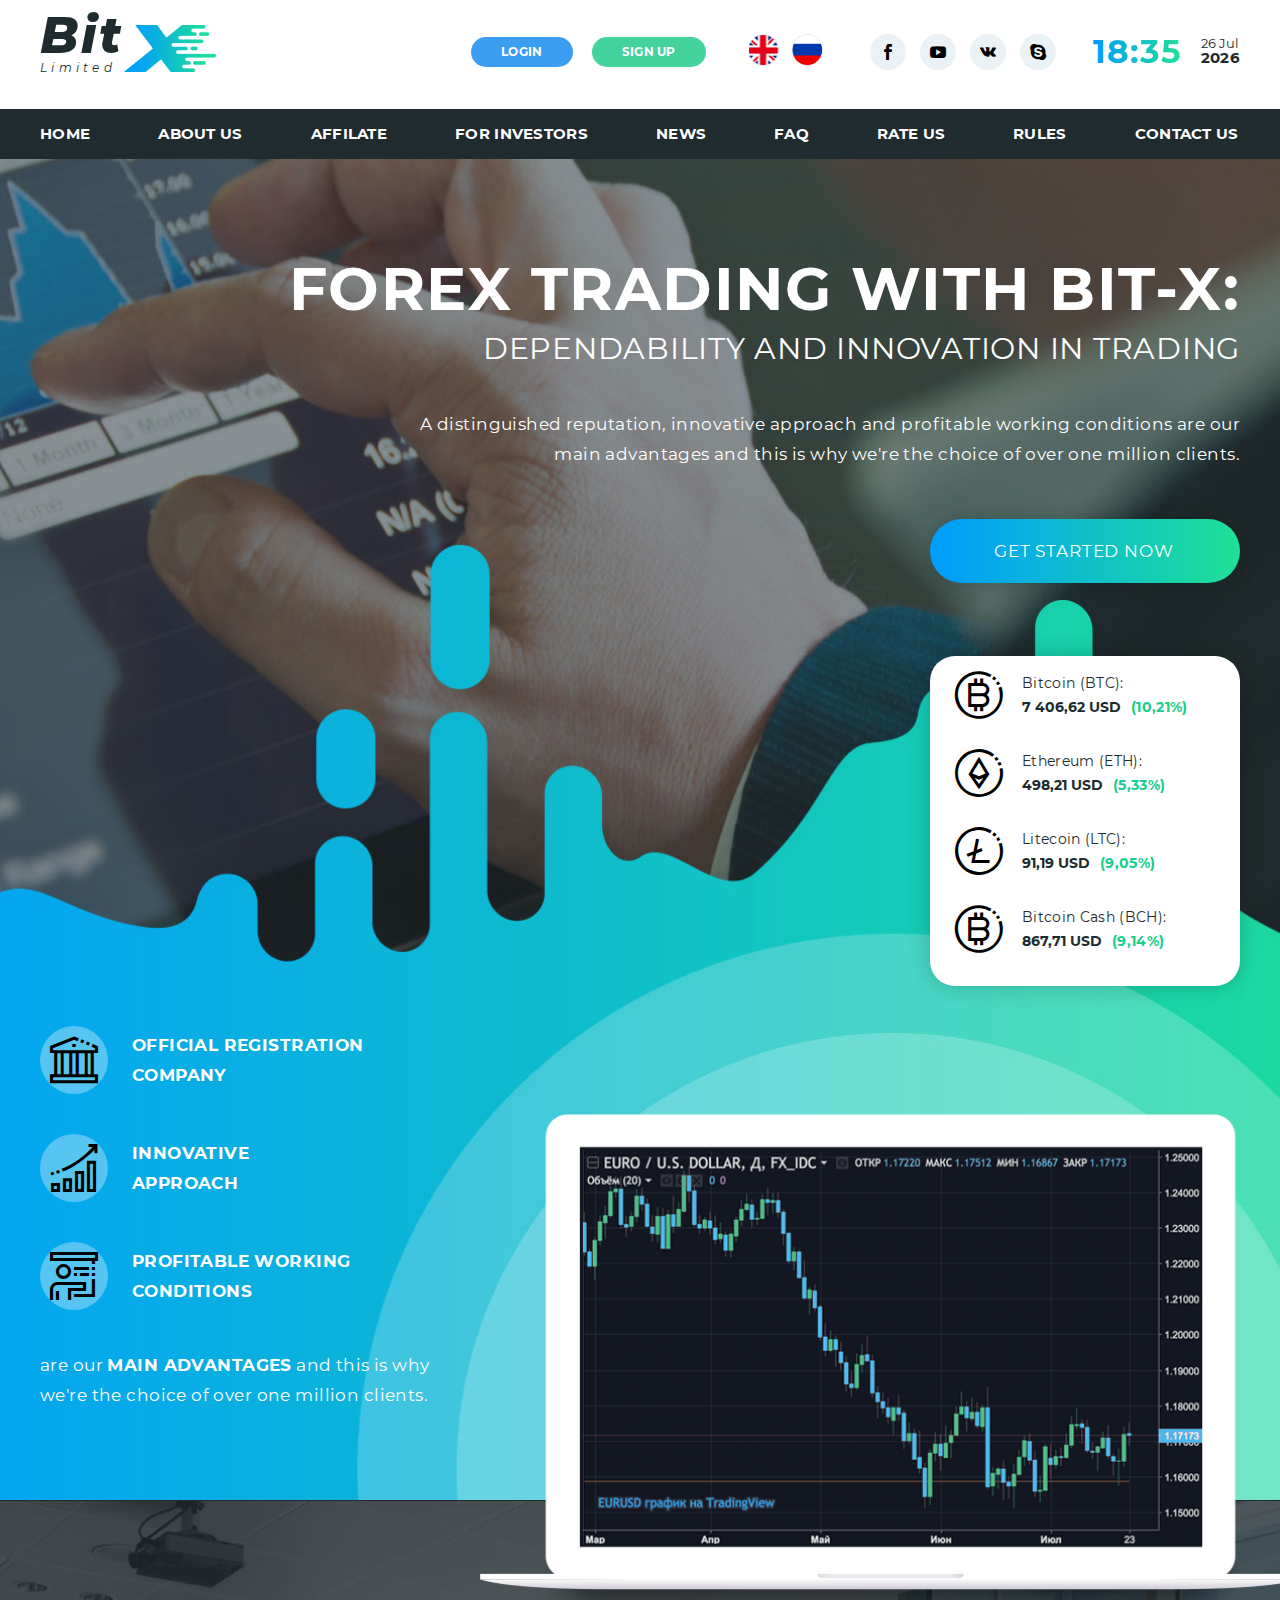
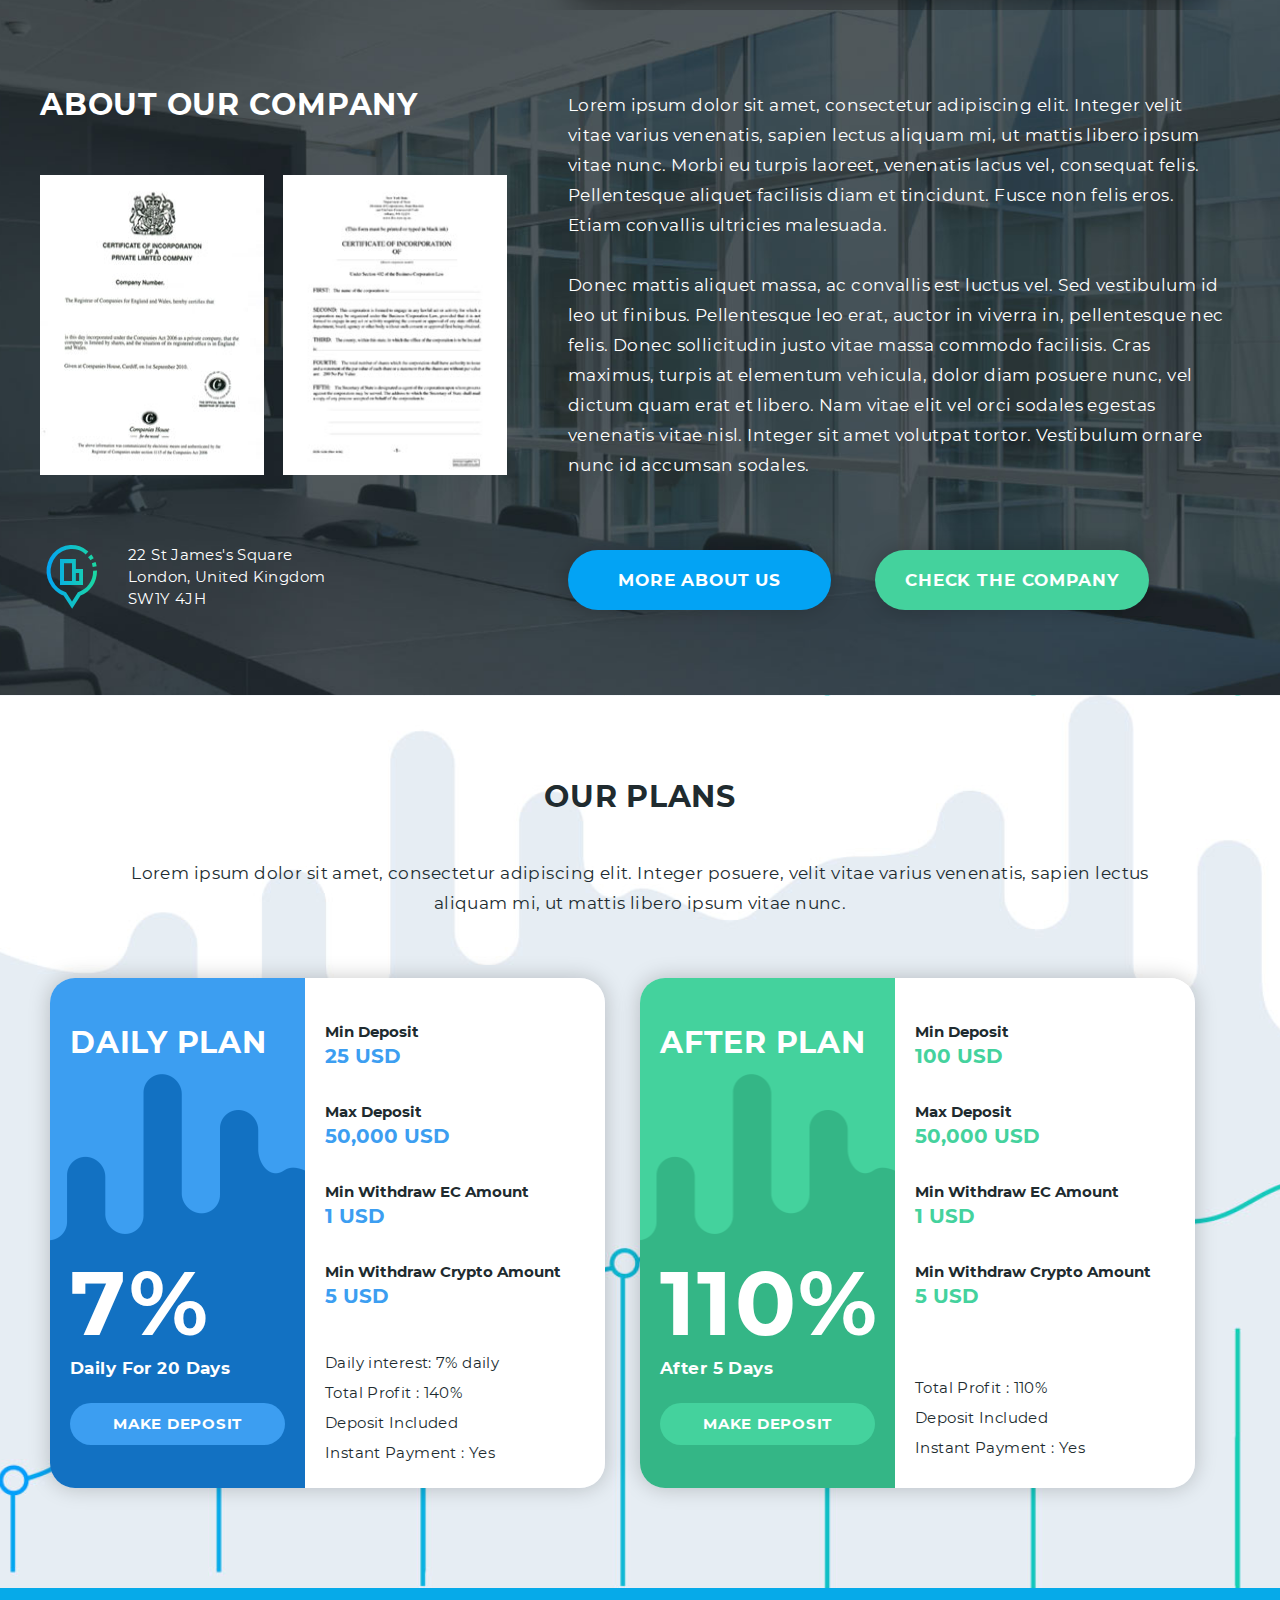
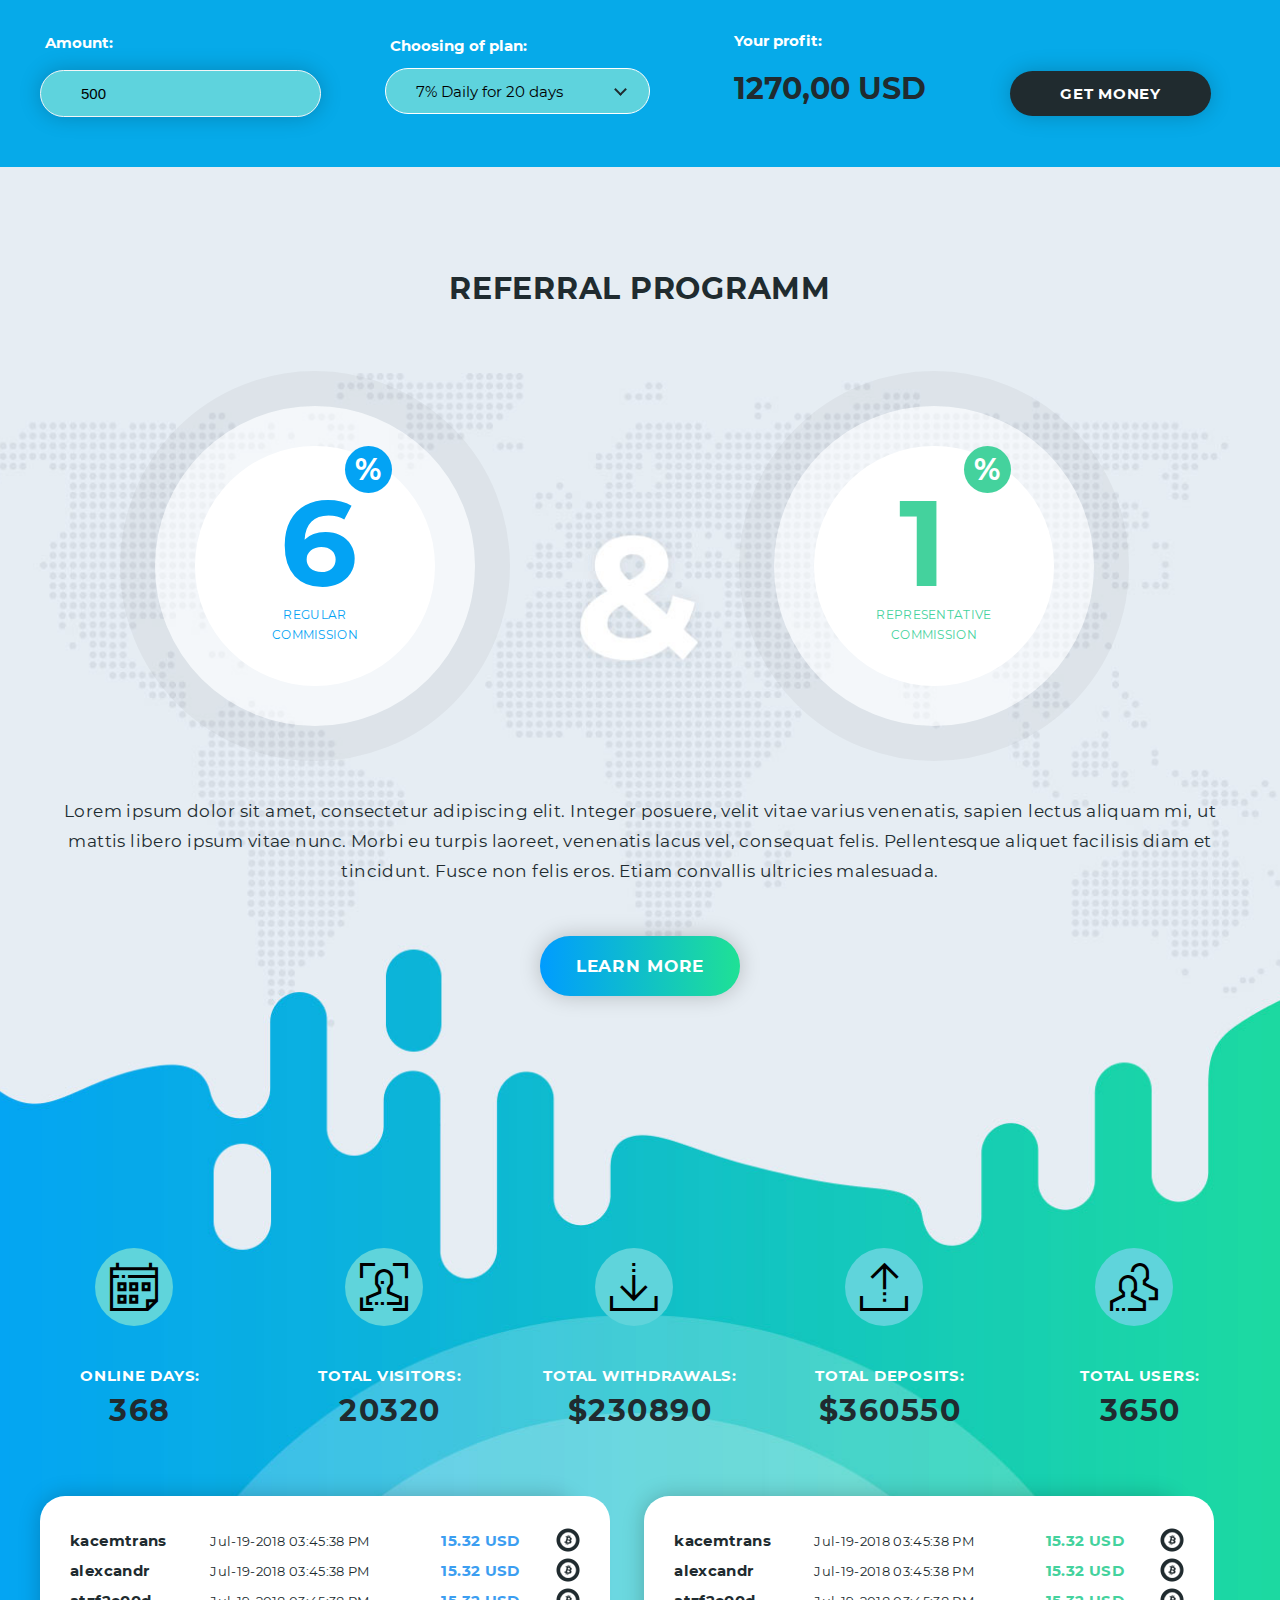
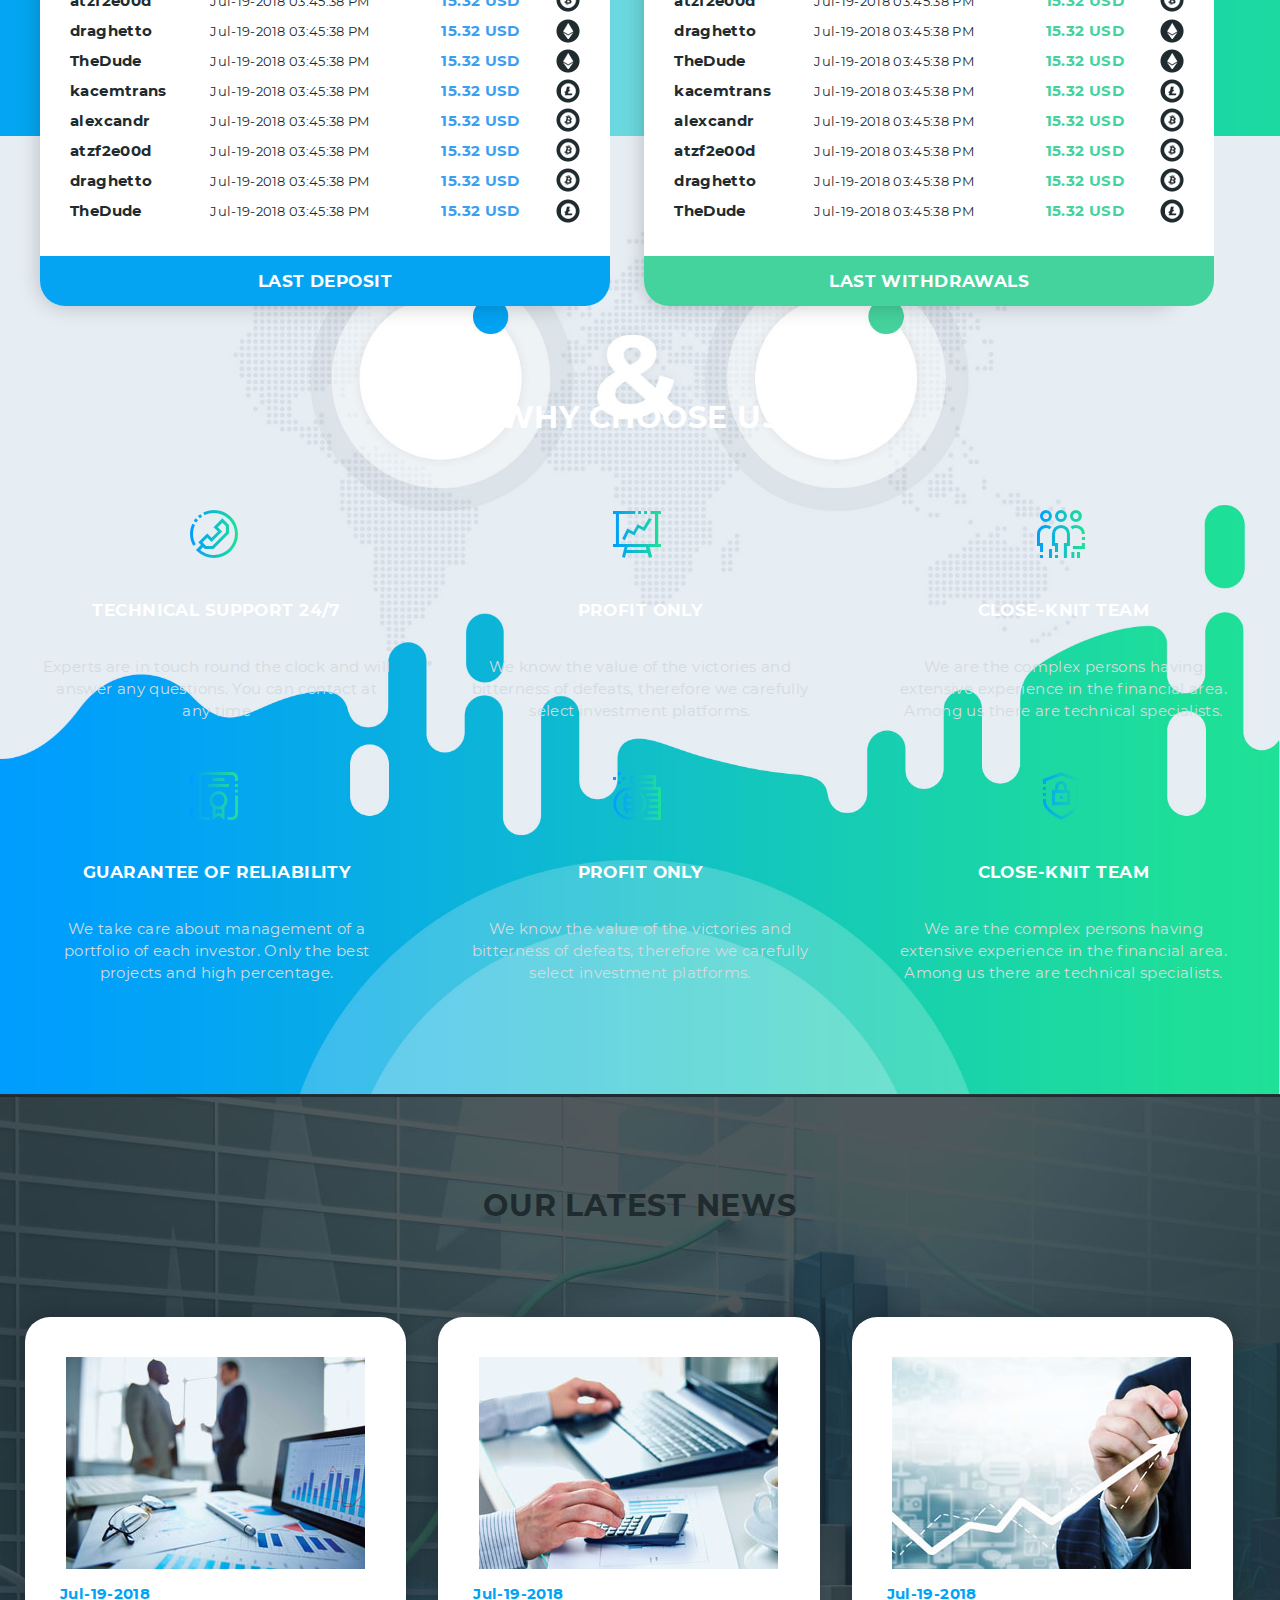
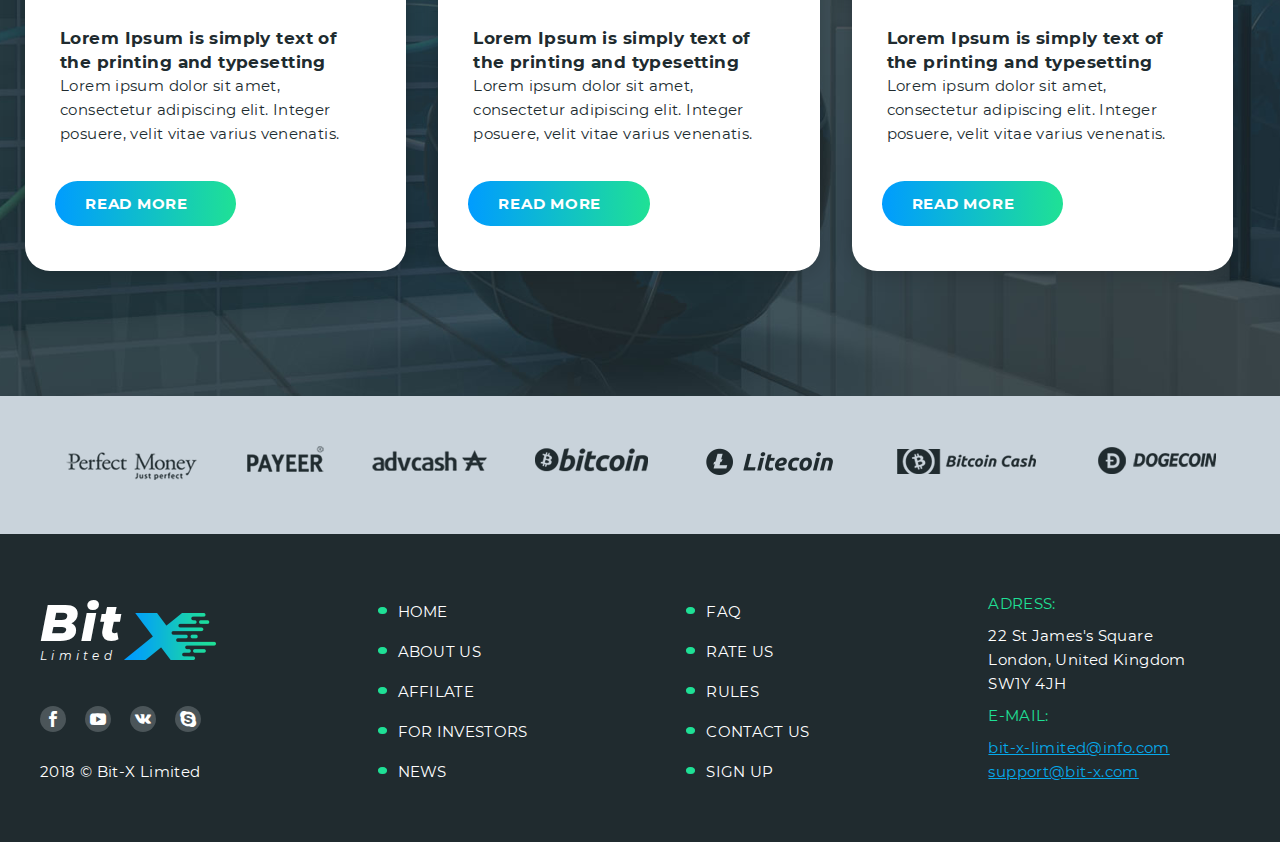
<file: main.html>
<!DOCTYPE html>
<html lang="en">
<head>
    <meta charset="UTF-8">
    <meta name="viewport" content="width=device-width, initial-scale=1.0">
    <title>Main</title>

    <link rel="stylesheet" href="fonts/stylesheet.css">
    <link rel="stylesheet" href="fonts/icomoon/style.css">
    <link rel="stylesheet" href="css/selectric.css">
    <link rel="stylesheet" href="css/style.css">
    <link rel="stylesheet" href="css/responsive.css">
    <script type="text/javascript" src="js/jquery-3.3.1.min.js"></script>
    <script type="text/javascript" src="js/jquery.selectric.min.js"></script>
    <script type="text/javascript" src="js/script.js"></script>
</head>
<body>
<div class="bodyWrap">
    <header>

        <div class="topline">
            <div class="container">
                <div class="headWrap">
                    <div class="logo clear invisLink">
                        <div class="text">
                            <span>Bit</span>
                            <span>Limited</span>
                        </div>
                        <span class="img" style="background-image: url(img/png/logo.png)"></span>
                        <a href="#">Main</a>
                    </div>
                    <div class="subscribe">
                        <a href="#" class="btnColor1">login</a>
                        <a href="#" class="btnColor2">sign up</a>
                    </div>
                    <div class="languages">
                        <a href="#" class="img" style="background-image: url(img/png/lang1.png);"></a>
                        <a href="#" class="img" style="background-image: url(img/png/lang2.png);"></a>
                    </div>
                    <div class="social">
                        <a href="#" class="icon-21"></a>
                        <a href="#" class="icon-20"></a>
                        <a href="#" class="icon-19"></a>
                        <a href="#" class="icon-18"></a>
                    </div>
                    <div class="date clear">
                        <span class="clock grad" id="time">20:47</span>
                        <div class="day" >
                            <span class="date" id="date">05 Jun</span>
                            <span class="year" id="year">2018</span>
                        </div>
                    </div>
                </div>
            </div>
        </div>

        <div class="menu">
            <div class="container">
                <a href="#" class="home">HOME</a>
                <a href="#">ABOUT US</a>
                <a href="#">AFFILATE</a>
                <a href="#">FOR INVESTORS</a>
                <a href="#">NEWS</a>
                <a href="#">FAQ</a>
                <a href="#">RATE US</a>
                <a href="#">RULES</a>
                <a href="#">CONTACT US</a>
                <div class="menu1">
                    <select name="menu1" id="menu1">
                        <option value="1">HOME</option>
                        <option value="2">ABOUT US</option>
                        <option value="3">AFFILATE</option>
                        <option value="4">FOR INVESTORS</option>
                        <option value="5">NEWS</option>
                        <option value="6">FAQ</option>
                        <option value="7">RATE US</option>
                        <option value="8">RULES</option>
                        <option value="9">CONTACT US</option>
                    </select>
                </div>
            </div>
        </div>
    </header>
    <div class="content">
        <div class="start" style="background-image: url(img/jpg/fond1.jpg)">
            <div class="container">
                <div class="caption">
                    <span class="captionLight">Forex trading with Bit-X:</span>
                    <p>dependability and innovation in trading</p>
                </div>
                <div class="wrapper clear">
                    <div class="getStarted">
                        <p class="textBlockLight">A distinguished reputation, innovative approach and profitable working
                            conditions are our <br> main advantages and this is why we're the choice of over one million
                            clients.</p>
                        <a href="#" class="btnGrad1">get started now</a>
                    </div>
                    <ul class="currency">
                        <li>
                            <span class="icon-6"></span>
                            <div class="text">
                                <span>Bitcoin (BTC):</span>
                                <span>7 406,62 USD<span>(10,21%)</span></span>

                            </div>
                        </li>
                        <li>
                            <span class="icon-7"></span>
                            <div class="text">
                                <span>Ethereum (ETH):</span>
                                <span>498,21 USD<span>(5,33%)</span></span>

                            </div>
                        </li>
                        <li>
                            <span class="icon-8"></span>
                            <div class="text">
                                <span>Litecoin (LTC):</span>
                                <span>91,19 USD<span>(9,05%)</span></span>

                            </div>
                        </li>
                        <li>
                            <span class="icon-6"></span>
                            <div class="text">
                                <span>Bitcoin Cash (BCH):</span>
                                <span>867,71 USD<span>(9,14%)</span></span>

                            </div>
                        </li>
                    </ul>
                    <div class="advantages">
                        <ul class="list">
                            <li>
                                <span class="icon-15"></span>
                                <span>OFFICIAL REGISTRATION <br>COMPANY</span></li>
                            <li>
                                <span class="icon-17"></span>
                                <span>innovative <br>approach</span></li>
                            <li>
                                <span class="icon-16"></span>
                                <span>profitable working <br>conditions</span></li>
                        </ul>
                        <p class="textBlockLight">are our <span>main advantages</span> and this is why <br> we're the
                            choice
                            of
                            over one million clients.</p>
                    </div>
                    <div class="graph">
                        <div class="img" style="background-image: url(img/png/graph.png)"></div>
                    </div>
                </div>
            </div>
        </div>
        <div class="aboutCompany clear" style="background-image: url(img/jpg/fond2.jpg);">
            <div class="container">
                <div class="left">
                    <span class="captionLight">ABOUT OUR COMPANY</span>
                    <div class="img">
                        <img src="img/jpg/certificate1.jpg" alt="certificate1">
                        <img src="img/jpg/certificate2.jpg" alt="certificate2">
                    </div>
                    <div class="address">
                        <a href="#" class="icon-5 grad"></a>
                        <span>22 St James's Square<br> London, United Kingdom <br> SW1Y 4JH</span>
                    </div>
                </div>
                <div class="right">
                    <div class="text textBlockLight">
                        <p>Lorem ipsum dolor sit amet, consectetur adipiscing elit. Integer velit vitae varius
                            venenatis,
                            sapien lectus aliquam mi, ut mattis libero ipsum vitae nunc. Morbi eu turpis laoreet,
                            venenatis
                            lacus vel, consequat felis. Pellentesque aliquet facilisis diam et tincidunt. Fusce non
                            felis
                            eros. Etiam convallis ultricies malesuada.</p>
                        <p>Donec mattis aliquet massa, ac convallis est luctus vel. Sed vestibulum id leo ut finibus.
                            Pellentesque leo erat, auctor in viverra in, pellentesque nec felis. Donec sollicitudin
                            justo
                            vitae massa commodo facilisis. Cras maximus, turpis at elementum vehicula, dolor diam
                            posuere
                            nunc, vel dictum quam erat et libero. Nam vitae elit vel orci sodales egestas venenatis
                            vitae
                            nisl. Integer sit amet volutpat tortor. Vestibulum ornare nunc id accumsan sodales.</p>
                    </div>
                    <div class="btnInfo">
                        <a href="#" class="btnColor1">more about us</a>
                        <a href="#" class="btnColor2">check the company</a>
                    </div>
                </div>
            </div>
        </div>
        <div class="plans" style="background-image: url(img/jpg/fond3.jpg);">
            <div class="container">
                <span class="captionDark">OUR PLANS</span>
                <p class="textBlockDark">Lorem ipsum dolor sit amet, consectetur adipiscing elit. Integer posuere, velit
                    vitae varius venenatis, sapien lectus <br>
                    aliquam mi, ut mattis libero ipsum vitae nunc.</p>
                <div class="wrapper clear">
                    <div class="plan1 clear">
                        <div>
                            <div class="item" style="background-image: url(img/png/fondPlan1.png);">
                                <span class="captionLight">DAILY PLAN</span>
                                <span class="big"><br>7%</span>
                                <span><br>Daily For 20 Days</span>
                                <a href="#" class="btnColor1">make deposit</a>
                            </div>
                            <div class="tarifplan1">
                                <ul class="block1">
                                    <li><span>Min Deposit</span>
                                        <span><br>25 USD</span>
                                    </li>
                                    <li><span>Max Deposit</span>
                                        <span><br>50,000 USD</span>
                                    </li>
                                    <li><span>Min Withdraw EC Amount</span>
                                        <span><br>1 USD</span>
                                    </li>
                                    <li><span>Min Withdraw Crypto Amount</span>
                                        <span><br>5 USD</span>
                                    </li>
                                </ul>
                                <ul class="block2">
                                    <li><span>Daily interest: 7% daily</span></li>
                                    <li><span>Total Profit : 140%</span></li>
                                    <li><span>Deposit Included</span></li>
                                    <li><span>Instant Payment : Yes</span></li>
                                </ul>
                            </div>
                        </div>
                    </div>
                    <div class="plan2 clear">
                        <div>
                            <div class="item" style="background-image: url(img/png/fondPlan2.png);">
                                <span class="captionLight">AFTER PLAN</span>
                                <span class="big"><br>110%</span>
                                <span><br>After 5 Days</span>
                                <a href="#" class="btnColor2">make deposit</a>
                            </div>
                            <div class="tarifplan2">
                                <ul class="block1">
                                    <li><span>Min Deposit</span>
                                        <span><br>100 USD</span>
                                    </li>
                                    <li><span>Max Deposit</span>
                                        <span><br>50,000 USD</span>
                                    </li>
                                    <li><span>Min Withdraw EC Amount</span>
                                        <span><br>1 USD</span>
                                    </li>
                                    <li><span>Min Withdraw Crypto Amount</span>
                                        <span><br>5 USD</span>
                                    </li>
                                </ul>
                                <ul class="block2">
                                    <li><span>Total Profit : 110%</span></li>
                                    <li><span>Deposit Included</span></li>
                                    <li><span>Instant Payment : Yes</span></li>
                                </ul>
                            </div>
                        </div>
                    </div>
                </div>
            </div>
        </div>
        <div class="profit">
            <div class="container">
                <div class="wrapper">
                    <div class="amount">
                        <form action="#" class="inputBlockType1">
                            <label for="number">Amount:</label>
                            <input type="text" id="number" value="500">
                        </form>
                    </div>
                    <div class="plan">
                            <label for="choosing">Choosing of plan:</label>
                            <select name="plans" id="choosing">
                                <option value="7% Daily for 20 days">7% Daily for 20 days</option>
                                <option value="110% After 5 days">110% After 5 days</option>
                            </select>
                    </div>
                    <div class="sum">
                        <span>Your profit:</span>
                        <span><br>1270,00 USD</span>
                    </div>
                    <a href="#" class="btnColor3">get money</a>
                </div>
            </div>
        </div>
        <div class="referral" style="background-image: url(img/jpg/fond4.jpg);">
            <div class="container">
                <span class="captionDark">Referral programm</span>
                <div class="wrapper">
                    <div class="item">
                        <div class="img">
                            <div class="left">
                                <span class="percent">%</span>
                                <span class="number">6</span>
                                <span class="text">REGULAR <br> COMMISSION</span>
                            </div>
                            <div class="right">
                                <span class="percent">%</span>
                                <span class="number">1</span>
                                <span class="text">REPRESENTATIVE <br>COMMISSION</span>
                            </div>
                        </div>
                        <p class="textBlockDark">Lorem ipsum dolor sit amet, consectetur adipiscing elit. Integer
                            posuere,
                            velit vitae varius
                            venenatis, sapien lectus aliquam mi, ut mattis libero ipsum vitae nunc. Morbi eu turpis
                            laoreet,
                            venenatis lacus vel, consequat felis. Pellentesque aliquet facilisis diam et tincidunt.
                            Fusce
                            non felis eros. Etiam convallis ultricies malesuada.</p>
                        <a href="#" class="btnGrad1">Learn More</a>
                    </div>
                    <ul class="item clear">
                        <li class="point">
                            <span class="icon-1"></span>
                            <span>Online Days:</span>
                            <span>368</span>
                        </li>
                        <li class="point">
                            <span class="icon-2"></span>
                            <span>Total Visitors:</span>
                            <span>20320</span>
                        </li>
                        <li class="point">
                            <span class="icon-3"></span>
                            <span>total withdrawals:</span>
                            <span>$230890</span>
                        </li>
                        <li class="point">
                            <span class="icon-4"></span>
                            <span>total deposits:</span>
                            <span>$360550</span>
                        </li>
                        <li class="point">
                            <span class="icon-24"></span>
                            <span>total users:</span>
                            <span>3650</span>
                        </li>
                    </ul>
                    <div class="table clear">
                        <div class="lefttable">
                            <ul class="table">
                                <li>
                                    <span>kacemtrans</span>
                                    <span>Jul-19-2018 03:45:38 PM</span>
                                    <span>15.32 USD</span>
                                    <span class="img" style="background-image: url(img/png/payments8.png);"></span>
                                </li>
                                <li>
                                    <span>alexcandr</span>
                                    <span>Jul-19-2018 03:45:38 PM</span>
                                    <span>15.32 USD</span>
                                    <span class="img" style="background-image: url(img/png/payments8.png);"></span>
                                </li>
                                <li>
                                    <span>atzf2e00d</span>
                                    <span>Jul-19-2018 03:45:38 PM</span>
                                    <span>15.32 USD</span>
                                    <span class="img" style="background-image: url(img/png/payments8.png);"></span>
                                </li>
                                <li>
                                    <span>draghetto</span>
                                    <span>Jul-19-2018 03:45:38 PM</span>
                                    <span>15.32 USD</span>
                                    <span class="img" style="background-image: url(img/png/payments10.png);"></span>
                                </li>
                                <li>
                                    <span>TheDude</span>
                                    <span>Jul-19-2018 03:45:38 PM</span>
                                    <span>15.32 USD</span>
                                    <span class="img" style="background-image: url(img/png/payments10.png);"></span>
                                </li>
                                <li>
                                    <span>kacemtrans</span>
                                    <span>Jul-19-2018 03:45:38 PM</span>
                                    <span>15.32 USD</span>
                                    <span class="img" style="background-image: url(img/png/payments9.png);"></span>
                                </li>
                                <li>
                                    <span>alexcandr</span>
                                    <span>Jul-19-2018 03:45:38 PM</span>
                                    <span>15.32 USD</span>
                                    <span class="img" style="background-image: url(img/png/payments8.png);"></span>
                                </li>
                                <li>
                                    <span>atzf2e00d</span>
                                    <span>Jul-19-2018 03:45:38 PM</span>
                                    <span>15.32 USD</span>
                                    <span class="img" style="background-image: url(img/png/payments8.png);"></span>
                                </li>
                                <li>
                                    <span>draghetto</span>
                                    <span>Jul-19-2018 03:45:38 PM</span>
                                    <span>15.32 USD</span>
                                    <span class="img" style="background-image: url(img/png/payments8.png);"></span>
                                </li>
                                <li>
                                    <span>TheDude</span>
                                    <span>Jul-19-2018 03:45:38 PM</span>
                                    <span>15.32 USD</span>
                                    <span class="img" style="background-image: url(img/png/payments9.png);"></span>
                                </li>
                            </ul>
                            <span>last deposit</span>
                        </div>
                        <div class="righttable">
                            <ul class="table">
                                <li>
                                    <span>kacemtrans</span>
                                    <span>Jul-19-2018 03:45:38 PM</span>
                                    <span>15.32 USD</span>
                                    <span class="img" style="background-image: url(img/png/payments8.png);"></span>
                                </li>
                                <li>
                                    <span>alexcandr</span>
                                    <span>Jul-19-2018 03:45:38 PM</span>
                                    <span>15.32 USD</span>
                                    <span class="img" style="background-image: url(img/png/payments8.png);"></span>
                                </li>
                                <li>
                                    <span>atzf2e00d</span>
                                    <span>Jul-19-2018 03:45:38 PM</span>
                                    <span>15.32 USD</span>
                                    <span class="img" style="background-image: url(img/png/payments8.png);"></span>
                                </li>
                                <li>
                                    <span>draghetto</span>
                                    <span>Jul-19-2018 03:45:38 PM</span>
                                    <span>15.32 USD</span>
                                    <span class="img" style="background-image: url(img/png/payments10.png);"></span>
                                </li>
                                <li>
                                    <span>TheDude</span>
                                    <span>Jul-19-2018 03:45:38 PM</span>
                                    <span>15.32 USD</span>
                                    <span class="img" style="background-image: url(img/png/payments10.png);"></span>
                                </li>
                                <li>
                                    <span>kacemtrans</span>
                                    <span>Jul-19-2018 03:45:38 PM</span>
                                    <span>15.32 USD</span>
                                    <span class="img" style="background-image: url(img/png/payments9.png);"></span>
                                </li>
                                <li>
                                    <span>alexcandr</span>
                                    <span>Jul-19-2018 03:45:38 PM</span>
                                    <span>15.32 USD</span>
                                    <span class="img" style="background-image: url(img/png/payments8.png);"></span>
                                </li>
                                <li>
                                    <span>atzf2e00d</span>
                                    <span>Jul-19-2018 03:45:38 PM</span>
                                    <span>15.32 USD</span>
                                    <span class="img" style="background-image: url(img/png/payments8.png);"></span>
                                </li>
                                <li>
                                    <span>draghetto</span>
                                    <span>Jul-19-2018 03:45:38 PM</span>
                                    <span>15.32 USD</span>
                                    <span class="img" style="background-image: url(img/png/payments8.png);"></span>
                                </li>
                                <li>
                                    <span>TheDude</span>
                                    <span>Jul-19-2018 03:45:38 PM</span>
                                    <span>15.32 USD</span>
                                    <span class="img" style="background-image: url(img/png/payments9.png);"></span>
                                </li>
                            </ul>
                            <span>last WITHDRAWALS</span>
                        </div>
                    </div>
                </div>
            </div>
        </div>
        <div class="advantages" style="background-image: url(img/jpg/fond5.jpg);">
            <div class="container">
                <span class="captionLight">why choose us</span>
                <div class="wrapper clear">
                    <div class="item">
                        <span class="icon-9 grad"></span>
                        <span>Technical support 24/7</span>
                        <p class="textBlockLight">Experts are in touch round the clock and will answer any questions.
                            You
                            can contact at any
                            time</p>
                    </div>
                    <div class="item">
                        <span class="icon-10 grad"></span>
                        <span>Profit only</span>
                        <p class="textBlockLight">We know the value of the victories and bitterness of defeats,
                            therefore we
                            carefully select
                            investment platforms.</p>
                    </div>
                    <div class="item">
                        <span class="icon-11 grad"></span>
                        <span>Close-knit team</span>
                        <p class="textBlockLight">We are the complex persons having extensive experience in the
                            financial
                            area. Among us there are
                            technical specialists.</p>
                    </div>
                    <div class="item">
                        <span class="icon-12 grad"></span>
                        <span>Guarantee of reliability</span>
                        <p class="textBlockLight">We take care about management of a portfolio of each investor. Only
                            the
                            best projects and high
                            percentage.</p>
                    </div>
                    <div class="item">
                        <span class="icon-13 grad"></span>
                        <span>Profit only</span>
                        <p class="textBlockLight">We know the value of the victories and bitterness of defeats,
                            therefore we
                            carefully select
                            investment platforms.</p>
                    </div>
                    <div class="item">
                        <span class="icon-14 grad"></span>
                        <span>Close-knit team</span>
                        <p class="textBlockLight">We are the complex persons having extensive experience in the
                            financial
                            area. Among us there are
                            technical specialists.</p>
                    </div>
                </div>
            </div>
        </div>
        <div class="news" style="background-image: url(img/jpg/fond6.jpg);">
            <div class="container">
                <span class="captionDark">our latest news</span>
                <div class="wrapper clear">
                    <div class="item">
                        <div class="img" style="background-image: url(img/jpg/news1.jpg);"></div>
                        <span>Jul-19-2018</span>
                        <span class="textBlockDark">Lorem Ipsum is simply text of the printing and typesetting</span>
                        <p class="textBlockDark">Lorem ipsum dolor sit amet, consectetur adipiscing elit. Integer
                            posuere,
                            velit vitae varius
                            venenatis.</p>
                        <a href="#" class="btnGrad1">READ MORE</a>
                    </div>
                    <div class="item">
                        <div class="img" style="background-image: url(img/jpg/news2.jpg);"></div>
                        <span>Jul-19-2018</span>
                        <span class="textBlockDark">Lorem Ipsum is simply text of the printing and typesetting</span>
                        <p class="textBlockDark">Lorem ipsum dolor sit amet, consectetur adipiscing elit. Integer
                            posuere,
                            velit vitae varius
                            venenatis.</p>
                        <a href="#" class="btnGrad1">READ MORE</a></div>
                    <div class="item">
                        <div class="img" style="background-image: url(img/jpg/news3.jpg);"></div>
                        <span>Jul-19-2018</span>
                        <span class="textBlockDark">Lorem Ipsum is simply text of the printing and typesetting</span>
                        <p class="textBlockDark">Lorem ipsum dolor sit amet, consectetur adipiscing elit. Integer
                            posuere,
                            velit vitae varius
                            venenatis.</p>
                        <a href="#" class="btnGrad1">READ MORE</a>
                    </div>
                </div>
            </div>
        </div>
        <div class="payments">
            <div class="container">
                <ul class="wrapper">
                    <li><img src="img/png/payments1.png" alt="payment1"></li>
                    <li><img src="img/png/payments2.png" alt="payment2"></li>
                    <li><img src="img/png/payments3.png" alt="payment3"></li>
                    <li><img src="img/png/payments4.png" alt="payment4"></li>
                    <li><img src="img/png/payments5.png" alt="payment5"></li>
                    <li><img src="img/png/payments6.png" alt="payment6"></li>
                    <li><img src="img/png/payments7.png" alt="payment7"></li>
                </ul>
            </div>
        </div>
    </div>
    <!--<div class="map"><iframe src="https://www.google.com/maps/embed?pb=!1m18!1m12!1m3!1d19866.881369445637!2d-0.15198321034989212!3d51.506607930063396!2m3!1f0!2f0!3f0!3m2!1i1024!2i768!4f13.1!3m3!1m2!1s0x487604d72d282a63%3A0xab0f752816e24f2b!2s22+St+James&#39;s+Square%2C+St.+James&#39;s%2C+London+SW1Y+4JH%2C+UK!5e0!3m2!1sen!2sby!4v1553147522844" frameborder="0" style="border:0" allowfullscreen></iframe></div>-->
    <footer>
        <div class="container">
            <div class="wrapper">
                <div class="item">
                    <div class="logo clear invisLink">
                        <div class="text">
                            <span>Bit</span>
                            <span>Limited</span>
                        </div>
                        <span class="img" style="background-image: url(img/png/logo.png)"></span>
                        <a href="#">Main</a>
                    </div>
                    <div class="widgets">
                        <a href="#" class="icon-21"></a>
                        <a href="#" class="icon-20"></a>
                        <a href="#" class="icon-19"></a>
                        <a href="#" class="icon-18"></a>
                    </div>
                    <span class="copyrights">2018 © Bit-X Limited</span>
                </div>
                <div class="item">
                    <ul class="menu">
                        <li><a href="#" class="home">HOME</a></li>
                        <li><a href="#">ABOUT US</a></li>
                        <li><a href="#">AFFILATE</a></li>
                        <li><a href="#">FOR INVESTORS</a></li>
                        <li><a href="#">NEWS</a></li>
                    </ul>
                </div>
                <div class="item">
                    <ul class="menu">
                        <li><a href="#">FAQ</a></li>
                        <li><a href="#">RATE US</a></li>
                        <li><a href="#">RULES</a></li>
                        <li><a href="#">CONTACT US</a></li>
                        <li><a href="#">Sign up</a></li>
                    </ul>
                </div>
                <div class="item">
                    <div class="address">
                        <span>Adress:</span>
                        <p><a href="#">22 St James's Square <br> London, United Kingdom <br> SW1Y 4JH</a></p>
                    </div>
                    <div class="mail">
                        <span>E-mail:</span>
                        <p><a href="#" class="link1">bit-x-limited@info.com <br> support@bit-x.com</a></p>
                    </div>
                </div>
            </div>
        </div>
    </footer>
</div>
</body>
</html>
</file>
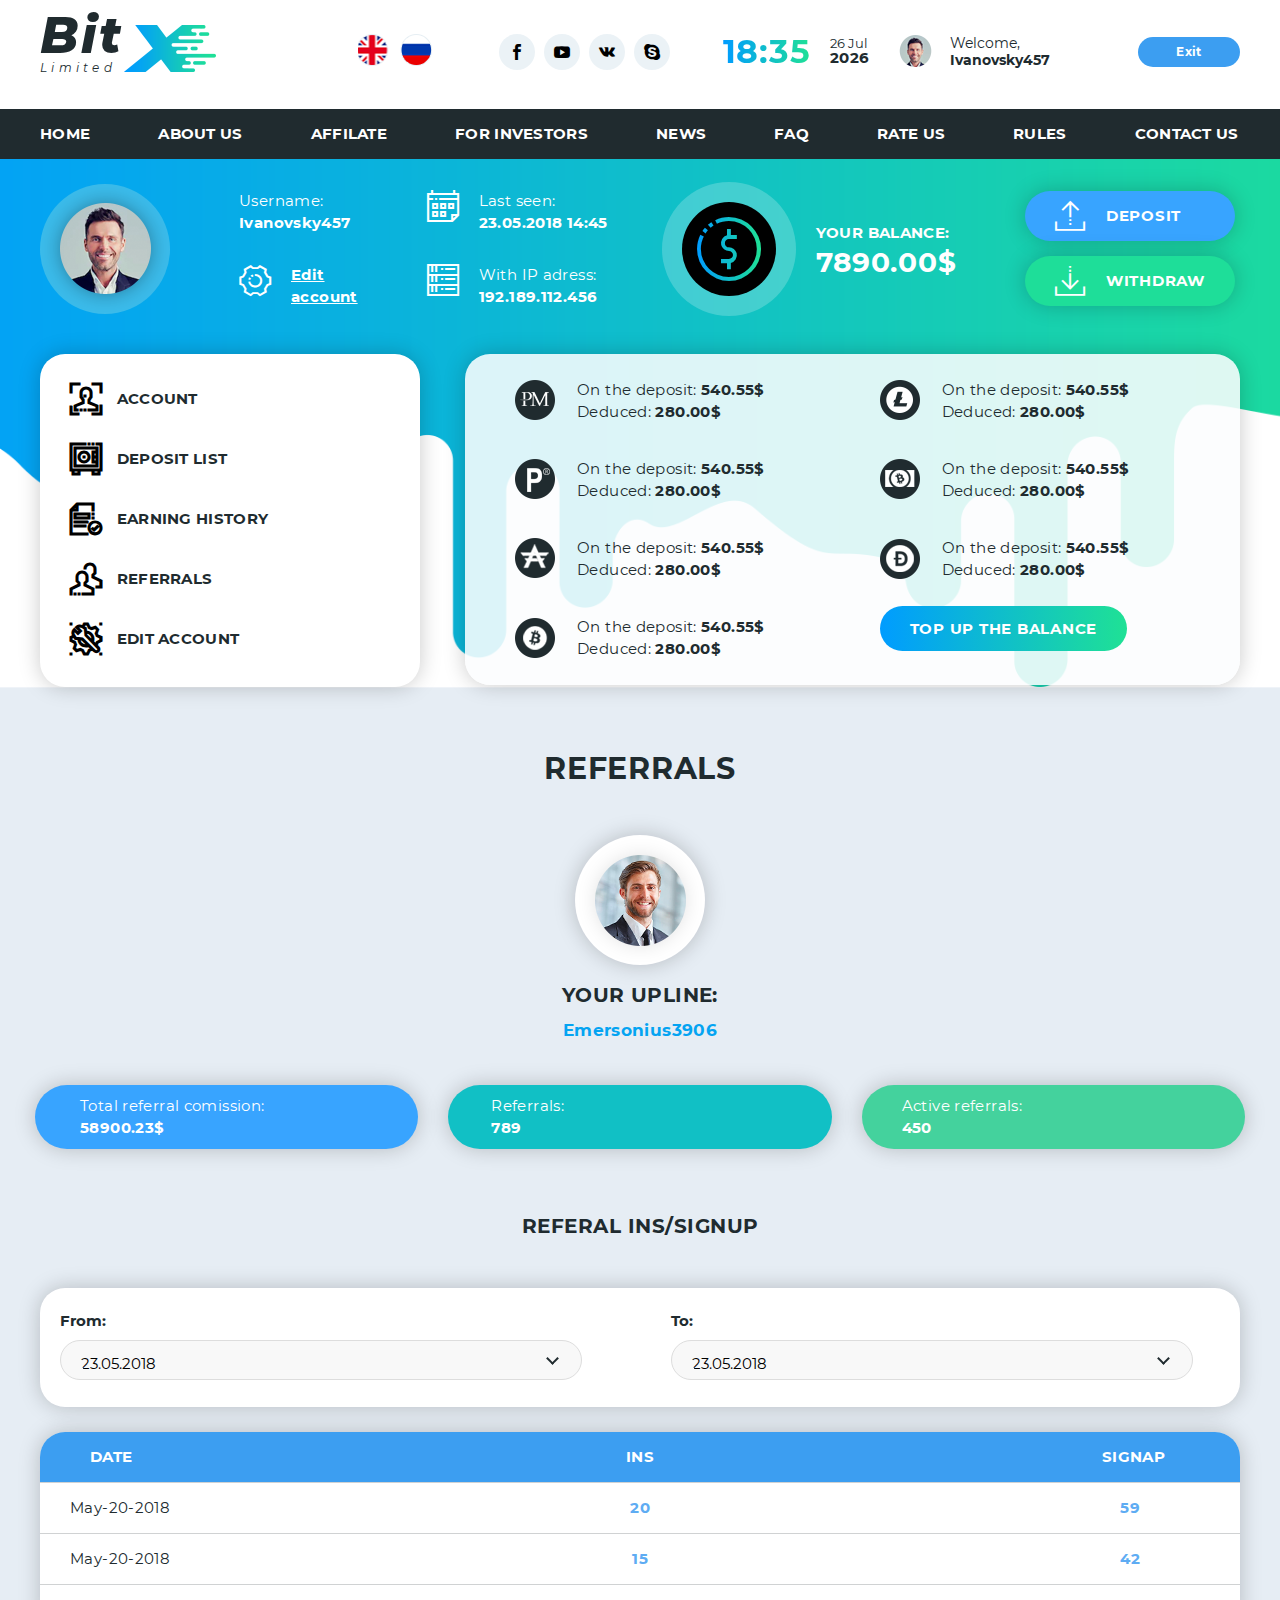
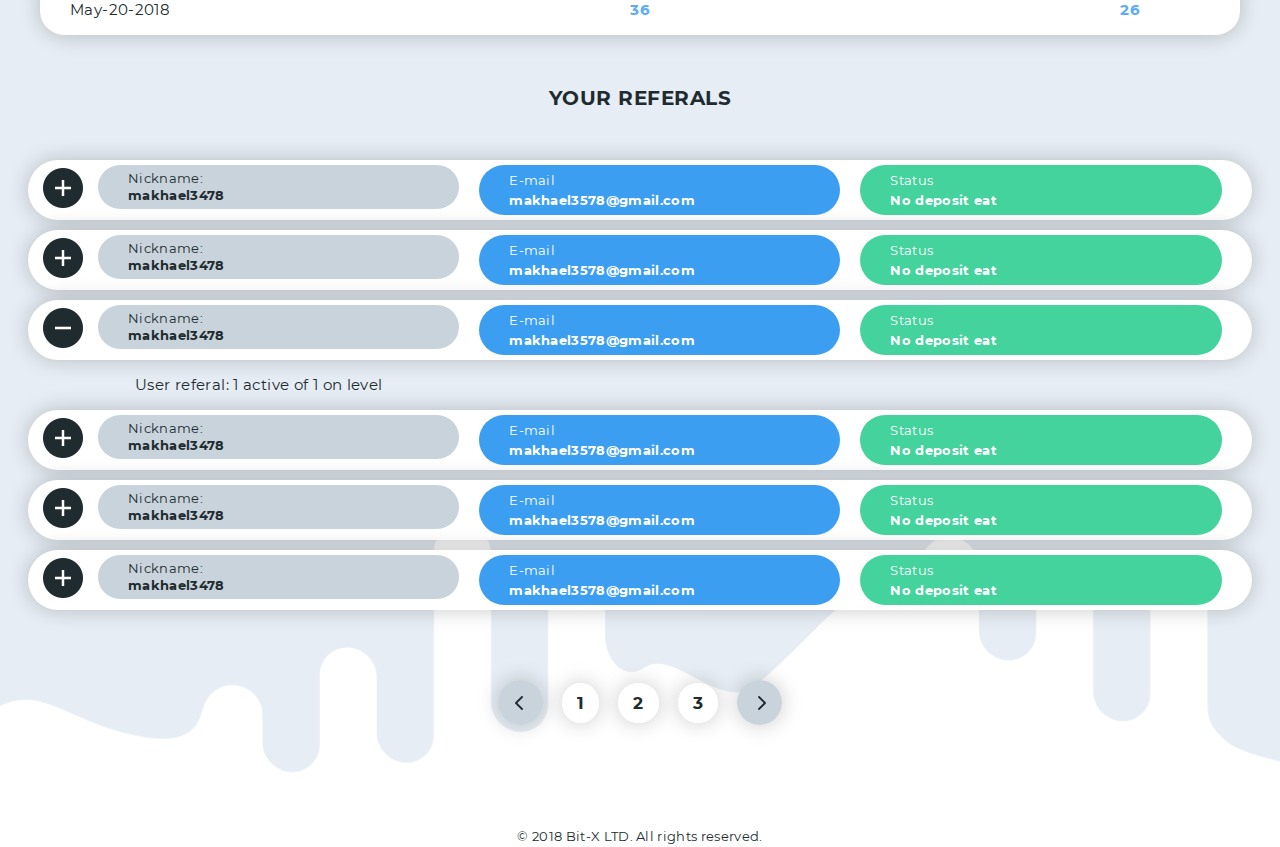
<file: referrals.html>
<!DOCTYPE html>
<html lang="en">
<head>
    <meta charset="UTF-8">
    <meta name="viewport" content="width=device-width, initial-scale=1.0">
    <title>Referrals</title>

    <link rel="stylesheet" href="fonts/stylesheet.css">
    <link rel="stylesheet" href="fonts/icomoon/style.css">
    <link rel="stylesheet" href="css/selectric.css">
    <link rel="stylesheet" href="css/style.css">
    <link rel="stylesheet" href="css/responsive.css">
    <script type="text/javascript" src="js/jquery-3.3.1.min.js"></script>
    <script type="text/javascript" src="js/jquery.selectric.min.js"></script>
    <script type="text/javascript" src="js/script.js"></script>
</head>
<body>
<div class="bodyWrap">
    <header>
        <div class="topline">
            <div class="container">
                <div class="headWrap">
                    <div class="logo ref clear invisLink">
                        <div class="text">
                            <span>Bit</span>
                            <span>Limited</span>
                        </div>
                        <span class="img" style="background-image: url(img/png/logo.png)"></span>
                        <a href="#">Main</a>
                    </div>
                    <div class="languages">
                        <a href="#" class="img" style="background-image: url(img/png/lang1.png);"></a>
                        <a href="#" class="img" style="background-image: url(img/png/lang2.png);"></a>
                    </div>
                    <div class="social">
                        <a href="#" class="icon-21 big"></a>
                        <a href="#" class="icon-20 big"></a>
                        <a href="#" class="icon-19 big"></a>
                        <a href="#" class="icon-18 big"></a>
                    </div>
                    <div class="date">
                        <span class="clock grad" id="time">20:47</span>
                        <div class="day">
                            <span class="date" id="date">05 Jun</span>
                            <span class="year" id="year">2018</span>
                        </div>
                    </div>
                    <div class="user clear">
                        <span class="img" style="background-image: url(img/png/user1.png);"></span>
                        <div class="text">
                            <span>Welcome,</span>
                            <span>Ivanovsky457</span>
                        </div>
                    </div>
                    <div><a href="#" class="btnColor1">Exit</a></div>
                </div>
            </div>
        </div>

        <div class="menu">
            <div class="container">
                <a href="#">HOME</a>
                <a href="#">ABOUT US</a>
                <a href="#">AFFILATE</a>
                <a href="#">FOR INVESTORS</a>
                <a href="#">NEWS</a>
                <a href="#">FAQ</a>
                <a href="#">RATE US</a>
                <a href="#">RULES</a>
                <a href="#">CONTACT US</a>
                <div class="menu1">
                    <select name="menu1" id="menu1">
                        <option value="1">HOME</option>
                        <option value="2">ABOUT US</option>
                        <option value="3">AFFILATE</option>
                        <option value="4">FOR INVESTORS</option>
                        <option value="5">NEWS</option>
                        <option value="6">FAQ</option>
                        <option value="7">RATE US</option>
                        <option value="8">RULES</option>
                        <option value="9">CONTACT US</option>
                    </select>
                </div>
            </div>
        </div>
        <div class="wrapper clear" style="background-image: url(img/png/fond.png);">
            <div class="container ">
                <div class="userInfo">
                    <span class="img" style="background-image: url(img/png/user2.png);"></span>
                    <div class="info ">
                        <div class="point">
                            <span class="title">Username:</span>
                            <span class="text">Ivanovsky457</span>
                        </div>
                        <div class="point clear">
                            <span class="icon-29"></span>
                            <a href="#" class="link2">Edit <span>account</span></a>
                        </div>
                    </div>
                    <div class="info">
                        <div class="point clear">
                            <span class="icon-1"></span>
                            <div><span class="title">Last seen:</span>
                                <span class="text">23.05.2018 14:45</span></div>
                        </div>
                        <div class="point clear">
                            <span class="icon-28"></span>
                            <div>
                                <span class="title">With IP adress:</span>
                                <span class="text">192.189.112.456</span>
                            </div>
                        </div>
                    </div>

                    <div class="balance clear">
                        <div class="balanceImg"><span class="icon-33 grad"></span></div>
                        <div class="text">
                            <span>YOUR BALANCE:</span>
                            <span>7890.00$</span>
                        </div>
                    </div>
                    <div class="btns clear">
                        <a href="#" class="btnColor1"> <span class="icon-4"></span>DEPOSIT</a>
                        <a href="#" class="btnColor2"> <span class="icon-3"></span>WITHDRAW</a>
                    </div>
                </div>
                <ul class="navigation">
                    <li class="point">
                        <span class="icon-2"></span>
                        <span>ACCOUNT</span>
                    </li>
                    <li class="point">
                        <span class="icon-30"></span>
                        <span>DEPOSIT LIST</span>
                    </li>
                    <li class="point">
                        <span class="icon-31"></span>
                        <span>EARNING HISTORY</span>
                    </li>
                    <li class="point ref">
                        <span class="icon-24"></span>
                        <span>REFERRALS</span>
                    </li>
                    <li class="point">
                        <span class="icon-32"></span>
                        <span>EDIT ACCOUNT</span>
                    </li>
                </ul>
                <select name="navigation" id="navigation">
                    <option value="1">ACCOUNT</option>
                    <option value="2">DEPOSIT LIST</option>
                    <option value="3">EARNING HISTORY</option>
                    <option value="4">REFERRALS</option>
                    <option value="5">EDIT ACCOUNT</option>
                </select>
                <div class="deposit clear">
                    <div class="item">
                        <div class="point">
                            <span class="img" style="background-image: url(img/png/payments11.png);"></span>
                            <div><span class="title">On the deposit: <span class="text">540.55$</span></span>
                                <span class="title"><br>Deduced: <span class="text">280.00$</span></span></div>
                        </div>
                        <div class="point">
                            <span class="img" style="background-image: url(img/png/payments12.png);"></span>
                            <div><span class="title">On the deposit: <span class="text">540.55$</span></span>
                                <span class="title"><br>Deduced: <span class="text">280.00$</span></span></div>
                        </div>
                        <div class="point">
                            <span class="img" style="background-image: url(img/png/payments13.png);"></span>
                            <div><span class="title">On the deposit: <span class="text">540.55$</span></span>
                                <span class="title"><br>Deduced: <span class="text">280.00$</span></span></div>
                        </div>
                        <div class="point">
                            <span class="img" style="background-image: url(img/png/payments14.png);"></span>
                            <div><span class="title">On the deposit: <span class="text">540.55$</span></span>
                                <span class="title"><br>Deduced: <span class="text">280.00$</span></span></div>
                        </div>
                    </div>
                    <div class="item">
                        <div class="point">
                            <span class="img" style="background-image: url(img/png/payments15.png);"></span>
                            <div><span class="title">On the deposit: <span class="text">540.55$</span></span>
                                <span class="title"><br>Deduced: <span class="text">280.00$</span></span></div>
                        </div>
                        <div class="point">
                            <span class="img" style="background-image: url(img/png/payments16.png);"></span>
                            <div><span class="title">On the deposit: <span class="text">540.55$</span></span>
                                <span class="title"><br>Deduced: <span class="text">280.00$</span></span></div>
                        </div>
                        <div class="point">
                            <span class="img" style="background-image: url(img/png/payments17.png);"></span>
                            <div><span class="title">On the deposit: <span class="text">540.55$</span></span>
                                <span class="title"><br>Deduced: <span class="text">280.00$</span></span></div>
                        </div>
                        <a href="#" class="btnGrad1">TOP UP THE BALANCE</a>
                    </div>
                </div>
            </div>
        </div>
    </header>
    <div class="content ref" style="background-image: url(img/png/fond2.png);">
        <div class="container">
            <span class="captionDark">REFERRALS</span>
            <div class="wrapper">
                <div class="item">
                    <div class="upline">
                        <span class="img" style="background-image: url(img/png/user3.png);"></span>
                        <span class="captionDark">YOUR UPLINE:</span>
                        <span>Emersonius3906</span>
                    </div>
                    <div class="records clear">
                        <div class="comission point">
                            <div><span>Total referral comission:</span>
                                <span>58900.23$</span></div>
                        </div>
                        <div class="referrals point">
                            <div><span>Referrals:</span>
                                <span>789</span></div>
                        </div>
                        <div class="activeRef point">
                            <div><span>Active referrals:</span>
                                <span>450</span></div>
                        </div>
                    </div>
                </div>
                <div class="item">
                    <span class="captionDark refSignup">REFERAL INS/SIGNUP</span>
                    <div class="dateRef clear">
                        <div>
                            <form action="#" class="selectBlockType2">
                                <label for="from">From:</label>
                                <select name="from" id="from">
                                    <option value="23.05.2018">23.05.2018</option>
                                    <option value="24.05.2018">24.05.2018</option>
                                    <option value="25.05.2018">25.05.2018</option>
                                </select>
                            </form>
                            <form action="#" class="selectBlockType2">
                                <label for="to">To:</label>
                                <select name="to" id="to">
                                    <option value="23.05.2018">23.05.2018</option>
                                    <option value="24.05.2018">24.05.2018</option>
                                    <option value="25.05.2018">25.05.2018</option>
                                </select>
                            </form>
                        </div>
                    </div>
                    <ul class="table1">
                        <li>
                            <span class="date">DATE</span>
                            <span>INS</span>
                            <span class="signap">SIGNAP</span>
                        </li>
                        <li>
                            <span>May-20-2018</span>
                            <span>20</span>
                            <span>59</span>
                        </li>
                        <li>
                            <span>May-20-2018</span>
                            <span>15</span>
                            <span>42</span>
                        </li>
                        <li>
                            <span>May-20-2018</span>
                            <span>36</span>
                            <span>26</span>
                        </li>
                    </ul>
                </div>
                <div class="item table">
                    <span class="captionDark yourRef">YOUR REFERALS</span>
                    <ul class="table2">
                        <li class="accordion">
                            <div class="row clear">
                                <span class="img point" style="background-image: url(img/png/plus.png);"></span>
                                <div class="textBlockDark point">
                                    <span class="title">Nickname:</span>
                                    <span class="name">makhael3478</span>
                                </div>
                                <div class="text point">
                                    <span>E-mail</span>
                                    <span>makhael3578@gmail.com</span>
                                </div>
                                <div class="text point">
                                    <span>Status</span>
                                    <span>No deposit eat</span>
                                </div>
                            </div>
                            <div><p class="dark point">User referal: 1 active of 1 on level</p></div>
                        </li>
                        <li class="accordion">
                            <div class="row clear"><span class="img point" style="background-image: url(img/png/plus.png);"></span>
                                <div class="textBlockDark point">
                                    <span class="title">Nickname:</span>
                                    <span class="name">makhael3478</span>
                                </div>
                                <div class="text point">
                                    <span>E-mail</span>
                                    <span>makhael3578@gmail.com</span>
                                </div>
                                <div class="text point">
                                    <span>Status</span>
                                    <span>No deposit eat</span>
                                </div>

                            </div>
                            <div><p class="dark point">User referal: 1 active of 1 on level</p></div>
                        </li>

                        <li class="accordion">
                            <div class="row clear active">
                                <span class="img point active" style="background-image: url(img/png/minus.png);"></span>
                                <div class="textBlockDark point">
                                    <span class="title">Nickname:</span>
                                    <span class="name">makhael3478</span>
                                </div>
                                <div class="text point">
                                    <span>E-mail</span>
                                    <span>makhael3578@gmail.com</span>
                                </div>
                                <div class="text point">
                                    <span>Status</span>
                                    <span>No deposit eat</span>
                                </div>
                            </div>
                            <div><p class="dark point">User referal: 1 active of 1 on level</p></div>
                        </li>

                        <li class="accordion">
                            <div class="row clear"><span class="img point" style="background-image: url(img/png/plus.png);"></span>
                                <div class="textBlockDark point">
                                    <span class="title">Nickname:</span>
                                    <span class="name">makhael3478</span>
                                </div>
                                <div class="text point">
                                    <span>E-mail</span>
                                    <span>makhael3578@gmail.com</span>
                                </div>
                                <div class="text point">
                                    <span>Status</span>
                                    <span>No deposit eat</span>
                                </div>
                            </div>
                            <div><p class="dark point">User referal: 1 active of 1 on level</p></div>
                        </li>
                        <li class="accordion">
                            <div class="row clear"><span class="img point" style="background-image: url(img/png/plus.png);"></span>
                                <div class="textBlockDark point">
                                    <span class="title point">Nickname:</span>
                                    <span class="name">makhael3478</span>
                                </div>
                                <div class="text point">
                                    <span>E-mail</span>
                                    <span>makhael3578@gmail.com</span>
                                </div>
                                <div class="text point">
                                    <span>Status</span>
                                    <span>No deposit eat</span>
                                </div>
                            </div>
                            <div><p class="dark point">User referal: 1 active of 1 on level</p></div>
                        </li>
                        <li class="accordion">
                            <div class="row clear"><span class="img point" style="background-image: url(img/png/plus.png);"></span>
                                <div class="textBlockDark point">
                                    <span class="title">Nickname:</span>
                                    <span class="name">makhael3478</span>
                                </div>
                                <div class="text point">
                                    <span>E-mail</span>
                                    <span>makhael3578@gmail.com</span>
                                </div>
                                <div class="text point">
                                    <span>Status</span>
                                    <span>No deposit eat</span>
                                </div>
                            </div>
                            <div><p class="dark point">User referal: 1 active of 1 on level</p></div>
                        </li>
                    </ul>
                </div>
            </div>
            <div class="slider">
                <ul>
                    <li><a href="#" class="img" style="background-image: url(img/png/arrow1.png);"></a></li>
                    <li><span>1</span></li>
                    <li><span>2</span></li>
                    <li><span>3</span></li>
                    <li><a href="#" class="img" style="background-image: url(img/png/arrow2.png);"></a></li>
                </ul>
            </div>
            <span class="copyrights">© 2018 Bit-X LTD. All rights reserved.</span>
        </div>
    </div>
</div>
</body>
</html>
</file>
<file: fonts/stylesheet.css>
@font-face {
    font-family: 'Montserrat';
    src: url('Montserrat-Bold.eot');
    src: url('Montserrat-Bold.eot?#iefix') format('embedded-opentype'),
        url('Montserrat-Bold.woff') format('woff'),
        url('Montserrat-Bold.ttf') format('truetype'),
        url('Montserrat-Bold.svg#Montserrat-Bold') format('svg');
    font-weight: bold;
    font-style: normal;
}

@font-face {
    font-family: 'Montserrat';
    src: url('Montserrat-ExtraBoldItalic.eot');
    src: url('Montserrat-ExtraBoldItalic.eot?#iefix') format('embedded-opentype'),
        url('Montserrat-ExtraBoldItalic.woff') format('woff'),
        url('Montserrat-ExtraBoldItalic.ttf') format('truetype'),
        url('Montserrat-ExtraBoldItalic.svg#Montserrat-ExtraBoldItalic') format('svg');
    font-weight: 800;
    font-style: italic;
}

@font-face {
    font-family: 'Montserrat';
    src: url('Montserrat-Regular.eot');
    src: url('Montserrat-Regular.eot?#iefix') format('embedded-opentype'),
        url('Montserrat-Regular.woff') format('woff'),
        url('Montserrat-Regular.ttf') format('truetype'),
        url('Montserrat-Regular.svg#Montserrat-Regular') format('svg');
    font-weight: normal;
    font-style: normal;
}

@font-face {
    font-family: 'Montserrat';
    src: url('Montserrat-Italic.eot');
    src: url('Montserrat-Italic.eot?#iefix') format('embedded-opentype'),
        url('Montserrat-Italic.woff') format('woff'),
        url('Montserrat-Italic.ttf') format('truetype'),
        url('Montserrat-Italic.svg#Montserrat-Italic') format('svg');
    font-weight: normal;
    font-style: italic;
}
</file>
<file: fonts/icomoon/style.css>
@font-face {
  font-family: 'icomoon';
  src:  url('fonts/icomoon.eot?jgceje');
  src:  url('fonts/icomoon.eot?jgceje#iefix') format('embedded-opentype'),
    url('fonts/icomoon.ttf?jgceje') format('truetype'),
    url('fonts/icomoon.woff?jgceje') format('woff'),
    url('fonts/icomoon.svg?jgceje#icomoon') format('svg');
  font-weight: normal;
  font-style: normal;
}

[class^="icon-"], [class*=" icon-"] {
  /* use !important to prevent issues with browser extensions that change fonts */
  font-family: 'icomoon' !important;
  speak: none;
  font-style: normal;
  font-weight: normal;
  font-variant: normal;
  text-transform: none;
  line-height: 1;

  /* Better Font Rendering =========== */
  -webkit-font-smoothing: antialiased;
  -moz-osx-font-smoothing: grayscale;
}

.icon-1:before {
  content: "\e900";
}
.icon-2:before {
  content: "\e901";
}
.icon-3:before {
  content: "\e902";
}
.icon-4:before {
  content: "\e903";
}
.icon-5:before {
  content: "\e904";
}
.icon-6:before {
  content: "\e905";
}
.icon-7:before {
  content: "\e906";
}
.icon-8:before {
  content: "\e907";
}
.icon-9:before {
  content: "\e908";
}
.icon-10:before {
  content: "\e909";
}
.icon-11:before {
  content: "\e90a";
}
.icon-12:before {
  content: "\e90b";
}
.icon-13:before {
  content: "\e90c";
}
.icon-14:before {
  content: "\e90d";
}
.icon-15:before {
  content: "\e90e";
}
.icon-16:before {
  content: "\e90f";
}
.icon-17:before {
  content: "\e910";
}
.icon-18:before {
  content: "\e911";
}
.icon-19:before {
  content: "\e912";
}
.icon-20:before {
  content: "\e913";
}
.icon-21:before {
  content: "\e914";
}
.icon-22:before {
  content: "\e915";
}
.icon-23:before {
  content: "\e916";
}
.icon-24:before {
  content: "\e917";
}
.icon-25:before {
  content: "\e918";
}
.icon-26:before {
  content: "\e919";
}
.icon-27:before {
  content: "\e91a";
}
.icon-28:before {
  content: "\e91b";
}
.icon-29:before {
  content: "\e91c";
}
.icon-30:before {
  content: "\e91d";
}
.icon-31:before {
  content: "\e91e";
}
.icon-32:before {
  content: "\e91f";
}
.icon-33:before {
  content: "\e920";
}
.icon-34:before {
  content: "\e921";
}
.icon-35:before {
  content: "\e922";
}
.icon-36:before {
  content: "\e923";
}
</file>
<file: css/selectric.css>
/*======================================
  Selectric v1.13.0
======================================*/

.selectric-wrapper {
  position: relative;
  cursor: pointer;
}

.selectric-responsive {
  width: 100%;
}

.selectric {
  border: 1px solid #DDD;
  border-radius: 0px;
  background: #F8F8F8;
  position: relative;
  overflow: hidden;
}

.selectric .label {
  display: block;
  white-space: nowrap;
  overflow: hidden;
  text-overflow: ellipsis;
  margin: 0 38px 0 10px;
  font-size: 12px;
  line-height: 38px;
  color: #444;
  height: 38px;
  -webkit-user-select: none;
     -moz-user-select: none;
      -ms-user-select: none;
          user-select: none;
}

.selectric .button {
  display: block;
  position: absolute;
  right: 0;
  top: 0;
  width: 38px;
  height: 38px;
  line-height: 38px;
  background-color: #F8f8f8;
  color: #BBB;
  text-align: center;
  font: 0/0 a;
  *font: 20px/38px Lucida Sans Unicode, Arial Unicode MS, Arial;
}

.selectric .button:after {
  content: " ";
  position: absolute;
  top: 0;
  right: 0;
  bottom: 0;
  left: 0;
  margin: auto;
  width: 0;
  height: 0;
  border: 4px solid transparent;
  border-top-color: #BBB;
  border-bottom: none;
}

.selectric-focus .selectric {
  border-color: #aaaaaa;
}

.selectric-hover .selectric {
  border-color: #c4c4c4;
}

.selectric-hover .selectric .button {
  color: #a2a2a2;
}

.selectric-hover .selectric .button:after {
  border-top-color: #a2a2a2;
}

.selectric-open {
  z-index: 9999;
}

.selectric-open .selectric {
  border-color: #c4c4c4;
}

.selectric-open .selectric-items {
  display: block;
}

.selectric-disabled {
  filter: alpha(opacity=50);
  opacity: 0.5;
  cursor: default;
  -webkit-user-select: none;
     -moz-user-select: none;
      -ms-user-select: none;
          user-select: none;
}

.selectric-hide-select {
  position: relative;
  overflow: hidden;
  width: 0;
  height: 0;
}

.selectric-hide-select select {
  position: absolute;
  left: -100%;
}

.selectric-hide-select.selectric-is-native {
  position: absolute;
  width: 100%;
  height: 100%;
  z-index: 10;
}

.selectric-hide-select.selectric-is-native select {
  position: absolute;
  top: 0;
  left: 0;
  right: 0;
  height: 100%;
  width: 100%;
  border: none;
  z-index: 1;
  box-sizing: border-box;
  opacity: 0;
}

.selectric-input {
  position: absolute !important;
  top: 0 !important;
  left: 0 !important;
  overflow: hidden !important;
  clip: rect(0, 0, 0, 0) !important;
  margin: 0 !important;
  padding: 0 !important;
  width: 1px !important;
  height: 1px !important;
  outline: none !important;
  border: none !important;
  *font: 0/0 a !important;
  background: none !important;
}

.selectric-temp-show {
  position: absolute !important;
  visibility: hidden !important;
  display: block !important;
}

/* Items box */
.selectric-items {
  display: none;
  position: absolute;
  top: 100%;
  left: 0;
  background: #F8F8F8;
  border: 1px solid #c4c4c4;
  z-index: -1;
  box-shadow: 0 0 10px -6px;
}

.selectric-items .selectric-scroll {
  height: 100%;
  overflow: auto;
}

.selectric-above .selectric-items {
  top: auto;
  bottom: 100%;
}

.selectric-items ul, .selectric-items li {
  list-style: none;
  padding: 0;
  margin: 0;
  font-size: 12px;
  line-height: 20px;
  min-height: 20px;
}

.selectric-items li {
  display: block;
  padding: 10px;
  color: #666;
  cursor: pointer;
}

.selectric-items li.selected {
  background: #E0E0E0;
  color: #444;
}

.selectric-items li.highlighted {
  background: #D0D0D0;
  color: #444;
}

.selectric-items li:hover {
  background: #D5D5D5;
  color: #444;
}

.selectric-items .disabled {
  filter: alpha(opacity=50);
  opacity: 0.5;
  cursor: default !important;
  background: none !important;
  color: #666 !important;
  -webkit-user-select: none;
     -moz-user-select: none;
      -ms-user-select: none;
          user-select: none;
}

.selectric-items .selectric-group .selectric-group-label {
  font-weight: bold;
  padding-left: 10px;
  cursor: default;
  -webkit-user-select: none;
     -moz-user-select: none;
      -ms-user-select: none;
          user-select: none;
  background: none;
  color: #444;
}

.selectric-items .selectric-group.disabled li {
  filter: alpha(opacity=100);
  opacity: 1;
}

.selectric-items .selectric-group li {
  padding-left: 25px;
}
</file>
<file: css/style.css>
*,
*::before,
*::after {
    box-sizing: border-box;
}

body {
    max-width: 1920px;
    margin: 0 auto;
    font-family: "Montserrat";
}

h1, h2, h3, h4, h5, h6, p {
    margin: 0;
}

ul {
    margin: 0;
    padding: 0;
    list-style-type: none;
}

.container {
    width: 1200px;
    margin: 0 auto;
    padding: 0;
}

.clear::after {
    content: "";
    display: block;
    clear: both;
}

a, button {
    -webkit-transition: all 0.3s;
    -moz-transition: all 0.3s;
    -ms-transition: all 0.3s;
    -o-transition: all 0.3s;
    transition: all 0.3s;
}

a:hover,
button:hover {
    opacity: 0.7;
}

[class*="grad"] {
    /* Permalink - use to edit and share this gradient: http://colorzilla.com/gradient-editor/#009cff+0,1fe195+100 */
    background: #009cff; /* Old browsers */
    background: -moz-linear-gradient(left, #009cff 0%, #1fe195 100%); /* FF3.6-15 */
    background: -webkit-linear-gradient(left, #009cff 0%, #1fe195 100%); /* Chrome10-25,Safari5.1-6 */
    background: linear-gradient(to right, #009cff 0%, #1fe195 100%); /* W3C, IE10+, FF16+, Chrome26+, Opera12+, Safari7+ */
    filter: progid:DXImageTransform.Microsoft.gradient(startColorstr='#009cff', endColorstr='#1fe195', GradientType=1); /* IE6-9 */
}

[class*="Grad"] {
    /* Permalink - use to edit and share this gradient: http://colorzilla.com/gradient-editor/#009cff+0,1fe195+100 */
    background: #009cff; /* Old browsers */
    background: -moz-linear-gradient(left, #009cff 0%, #1fe195 100%); /* FF3.6-15 */
    background: -webkit-linear-gradient(left, #009cff 0%, #1fe195 100%); /* Chrome10-25,Safari5.1-6 */
    background: linear-gradient(to right, #009cff 0%, #1fe195 100%); /* W3C, IE10+, FF16+, Chrome26+, Opera12+, Safari7+ */
    filter: progid:DXImageTransform.Microsoft.gradient(startColorstr='#009cff', endColorstr='#1fe195', GradientType=1); /* IE6-9 */
}

a[class*="btn"] {
    border-radius: 50px;
}

.invisLink {
    position: relative;
    z-index: 1;
}

.invisLink > a {
    display: block;
    position: absolute;
    left: 0;
    top: 0;
    width: 100%;
    height: 100%;
    z-index: 7;
    overflow: hidden;
    text-indent: 200%;
    white-space: nowrap;
}

.bodyWrap {
    overflow: hidden;
}

header .headWrap {
    display: table;
    width: 100%;
}

.headWrap > div {
    display: table-cell;
    vertical-align: middle;
}

.topline {
    padding-top: 25px;
}

.headWrap .logo {
    width: 31%;
}

.headWrap div + div {
    text-align: right;
}

.logo .text,
.logo .text + span {
    float: left;
}

.logo .text span:first-child {
    font-size: 50.16px;
    line-height: 21.5px;
    font-weight: 800;
    font-style: italic;
    letter-spacing: 0.05em;
    color: #202b2f;
}

.logo .text span:last-child {
    font-size: 12.18px;
    line-height: 21.5px;
    font-weight: 500;
    font-style: italic;
    letter-spacing: 0.35em;
    color: #202b2f;
    display: block;
}


.logo .img {
    width: 95px;
    height: 50px;
    background-repeat: no-repeat;
    display: inline-block;
    text-align: right;
}

header .topline .subscribe [class^="btn"] {
    font-size: 12px;
    line-height: 30px;
    font-weight: 700;
    text-decoration: none;
    letter-spacing: 0.025em;
    text-transform: uppercase;
    color: #ffffff;
    display: inline-block;
    padding: 0 30px;
}

header .subscribe .btnColor1 {
    background-color: #3c9ef1;
}

header .subscribe .btnColor2 {
    background-color: #44d29d;
    margin-left: 15px;
}

.languages {
    padding-left: 20px;
}

.languages .img {
    width: 35px;
    height: 32px;
    display: inline-block;
    background-repeat: no-repeat;
    background-position: center;
}

header .social a {
    font-size: 16px;
    line-height: 32px;
    text-decoration: none;
    color: #000000;
    background-color: #ebf2f6;
    border-radius: 50%;
    padding: 10px;

}

header .social a + a {
    margin-left: 10px;
}

header .topline .headWrap div + div {
    margin-left: 50px;
}

header .date .clock {
    font-size: 33px;
    line-height: 17.24px;
    font-weight: 700;
    letter-spacing: 0.025em;
    color: #000;
    -webkit-background-clip: text;
    -webkit-text-fill-color: transparent;
}

.date .day {
    display: inline-block;
    padding-left: 15px;
}

.date .day span {
    display: block;
    text-align: left;
    padding: 0 0;
}

header .day span:first-child {
    font-size: 13px;
    line-height: 14.43px;
    color: #202b2f;
}

header .day span:last-child {
    font-size: 15px;
    line-height: 16px;
    font-weight: 700;
    letter-spacing: 0.025em;
    color: #202b2f;
}

header .menu {
    background-color: #202b2f;
    margin-top: 30px;
}

header .menu1 {
    display: none;
}

header .menu a {
    font-size: 15px;
    line-height: 50px;
    font-weight: 700;
    text-decoration: none;
    letter-spacing: 0.02em;
    color: #ffffff;
    display: inline-block;
}

header .menu a + a {
    margin-left: 64px;
}

/*main*/

.menu a:hover {
    color: #1fe096;
}

.start {
    background-position: 50% 50%;
    -webkit-background-size: cover;
    background-size: cover;
    padding-top: 100px;
}

.start .caption span {
    font-size: 60px;
    line-height: 60px;
    font-weight: 800;
    text-transform: uppercase;
    letter-spacing: 0.025em;
    color: #ffffff;
    display: block;
    text-align: right;
}

.start .caption p {
    font-size: 30px;
    line-height: 60px;
    text-transform: uppercase;
    letter-spacing: 0.025em;
    color: #ffffff;
    text-align: right;
}

.getStarted .textBlockLight {
    font-size: 17px;
    line-height: 30px;
    letter-spacing: 0.025em;
    color: #ffffff;
    text-align: right;
    padding-top: 30px;
}

.getStarted .btnGrad1 {
    font-size: 17px;
    line-height: 64px;
    text-transform: uppercase;
    letter-spacing: 0.05em;
    color: #ffffff;
    text-decoration: none;
    background-color: #02a0f9;
    display: block;
    margin-top: 50px;
    margin-right: 0;
    margin-left: calc(100% - 310px);
    padding: 0 64px;
    box-shadow: 0 0 21px 0 rgba(0, 0, 0, 0.21);
}

.start .currency {
    background-color: #ffffff;
    margin-left: auto;
    margin-top: 73px;
    width: 310px;
    height: 330px;
    border-radius: 25px;
    box-shadow: 0 0 21px 0 rgba(0, 0, 0, 0.21);
}

.start .currency li {
    padding: 15px 25px;
}

.start .currency .text {
    display: inline-block;
    vertical-align: middle;
    padding: 0 15px;
}

.start .currency .text span:first-child {
    font-size: 14px;
    line-height: 24px;
    letter-spacing: 0.024em;
    font-weight: 500;
    color: #202b2f;
}

.start .currency .text span:nth-child(2) {
    font-size: 14px;
    line-height: 24px;
    font-weight: 700;
    color: #202b2f;
    display: block;
    text-align: left;

}

.start .currency .text span:nth-child(2) > span {
    font-size: 14px;
    line-height: 24px;
    font-weight: 700;
    color: #19cf8b;
    padding-left: 10px;
}

.start .currency span[class^="icon"] {
    font-size: 3em;
    color: #000000;
    display: inline-block;
    text-align: left;
    vertical-align: middle;
}

.start .advantages {
    display: table;
    margin-right: auto;
    padding-bottom: 90px;
}

.start .advantages ul li,
.start .advantages p {
    padding-top: 40px;
}

.start .list li span:nth-child(2) {
    font-size: 17px;
    line-height: 30px;
    font-weight: 700;
    letter-spacing: 0.024em;
    text-transform: uppercase;
    color: #ffffff;
    display: inline-block;
    vertical-align: middle;
    padding: 0 20px;
}

.start .list li span:first-child {
    font-size: 3em;
    color: #000000;
    background-color: #57c5f2;
    display: inline-block;
    text-align: left;
    vertical-align: middle;
    border-radius: 50%;
    padding: 10px;
}

.start .advantages .textBlockLight {
    font-size: 17px;
    line-height: 30px;
    letter-spacing: 0.025em;
    color: #ffffff;
}

.start .advantages .textBlockLight span {
    font-weight: 700;
    text-transform: uppercase;
}

.start .wrapper {
    position: relative;
}

.graph .img {
    width: 820px;
    height: 496PX;
    display: inline-block;
    background-repeat: no-repeat;
    -webkit-background-size: cover;
    background-size: cover;
    position: absolute;
    bottom: -110px;
    right: -60px;
}

.aboutCompany {
    background-position: 50% 50%;
    -webkit-background-size: cover;
    background-size: cover;
    margin: 0 -25px;
    padding-top: 190px;
    padding-bottom: 85px;
}

.aboutCompany .left {
    float: left;
    width: 44%;
}

.aboutCompany .right {
    width: 55%;
    float: left;
}

.aboutCompany {
    margin: 0 -30px;
}

.aboutCompany .left .captionLight {
    font-size: 30px;
    line-height: 30px;
    font-weight: 700;
    letter-spacing: 0.025em;
    text-transform: uppercase;
    color: #ffffff;
    text-align: left;
}

.aboutCompany .address {
    padding-top: 65px;
}

.aboutCompany .address span {
    font-size: 15px;
    line-height: 22px;
    letter-spacing: 0.025em;
    color: #ffffff;
    display: inline-block;
    text-align: left;
    vertical-align: middle;
    padding: 0 20px;
}

.aboutCompany .address a {
    text-decoration: none;
    font-size: 4em;
    display: inline-block;
    text-align: left;
    vertical-align: middle;
    -webkit-background-clip: text;
    -webkit-text-fill-color: transparent;
    animation-name: iconAnimation;
    animation-duration: 3s;
    animation-iteration-count: infinite;
    animation-timing-function: ease-in-out;
}

@keyframes iconAnimation {
    0% {
        -webkit-transform: scale(0.5);
        -moz-transform: scale(0.5);
        -ms-transform: scale(0.5);
        -o-transform: scale(0.5);
        transform: scale(0.5);
        opacity: 0;
    }
    100% {
        -webkit-transform: scale(1);
        -moz-transform: scale(1);
        -ms-transform: scale(1);
        -o-transform: scale(1);
        transform: scale(1);
        opacity: 1;
    }


}

.aboutCompany .right p {
    font-size: 17px;
    line-height: 30px;
    letter-spacing: 0.025em;
    color: #ffffff;
}

.aboutCompany .right p + p {
    padding-top: 30px;
}

.aboutCompany .btnInfo {
    padding-top: 70px;
}

.aboutCompany .right a {
    font-size: 17px;
    line-height: 60px;
    font-weight: 700;
    letter-spacing: 0.05em;
    text-transform: uppercase;
    text-decoration: none;
    color: #ffffff;
    display: inline-block;
    box-shadow: 0 0 21px 0 rgba(0, 0, 0, 0.21);

}

.aboutCompany .right .btnColor1 {
    background-color: #03a3f4;
    padding: 0 50px;
}

.aboutCompany .right .btnColor2 {
    background-color: #44d29d;
    margin-left: 40px;
    padding: 0 30px;
}

.aboutCompany img {
    width: 239px;
    height: 355px;
    padding-top: 55px;
    padding-right: 15px;
}

.plans {
    background-position: 50% 50%;
    -webkit-background-size: cover;
    background-size: cover;
    padding-top: 60px;
}

.plan1 .item {
    background-color: #3c9ef1;
    background-position: center bottom;
    background-repeat: no-repeat;
}


.plan2 .item {
    background-color: #44d29d;
    background-position: center bottom;
    background-repeat: no-repeat;
}

.plans [class^="tarif"] {
    background-color: #ffffff;
}

.plans div[class^="plan"] {
    background-repeat: no-repeat;
    -webkit-background-size: cover;
    background-size: cover;
    float: left;
    border-radius: 25px;
}

.plans .wrapper {
    margin-top: 60px;
    padding-bottom: 100px;
}

.plans .plan1 {
    margin-left: 10px;
    box-shadow: 0 0 21px 0 rgba(0, 0, 0, 0.21);
}

.plans .item {
    width: 255px;
    border-radius: 25px 0 0 25px;
}

.plans div[class^="tarif"] {
    width: 300px;
    border-radius: 0 25px 25px 0;
}

.plans .item,
.plans div[class^="tarif"] {
    height: 510px;
    float: left;
    padding: 0 20px;
    padding-bottom: 30px;
}

.plans .plan2 {
    margin: 0 -30px;
    margin-left: 35px;
    box-shadow: 0 0 21px 0 rgba(0, 0, 0, 0.21);
}

.plans .captionDark {
    font-size: 30px;
    line-height: 83.73px;
    font-weight: 700;
    letter-spacing: 0.025em;
    text-transform: uppercase;
    color: #202b2f;
    display: block;
    text-align: center;
}

.plans .textBlockDark {
    font-size: 17px;
    line-height: 30px;
    letter-spacing: 0.025em;
    color: #202b2f;
    text-align: center;
    padding-top: 20px;
}

.plans .item .captionLight {
    font-size: 30px;
    line-height: 40px;
    font-weight: 700;
    letter-spacing: 0.025em;
    text-transform: uppercase;
    color: #ffffff;
    display: block;
    padding-top: 45px;
}

.plans .item .big {
    font-size: 90px;
    line-height: 40px;
    font-weight: 700;
    letter-spacing: 0.025em;
    color: #ffffff;
    display: block;
    padding-top: 180px;
}

.plans .item span:nth-child(3) {
    font-size: 17px;
    line-height: 30px;
    font-weight: 700;
    letter-spacing: 0.025em;
    color: #ffffff;
}

.plans .item a {
    font-size: 15px;
    line-height: 42px;
    font-weight: 700;
    letter-spacing: 0.05em;
    color: #ffffff;
    text-decoration: none;
    padding: 0 30px;
    display: block;
    text-align: center;
    text-transform: uppercase;
    margin-top: 20px;

}

.plans .item .btnColor1 {
    background-color: #3c9ef1;
}

.plans .item .btnColor2 {
    background-color: #44d29d;
}

.plans .block1 li:first-child {
    padding-top: 40px;
}

.plans .block1 li + li {
    padding-top: 30px;
}

.plans [class^="tarif"] .block1 span:first-child {
    font-size: 15px;
    line-height: 24px;
    font-weight: 700;
    color: #202b2f;
}

.plans [class^="tarif"] .block1 span:last-child {
    font-size: 20px;
    line-height: 24px;
    font-weight: 700;
    text-transform: uppercase;

}

.plans .tarifplan1 .block1 span:last-child {
    color: #3c9ef1;
}

.plans .block2 {
    font-size: 15px;
    line-height: 30px;
    letter-spacing: 0.025em;
    color: #202b2f;
}

.plans .tarifplan1 .block2 {
    padding-top: 40px;
}

.plans .tarifplan2 .block2 {
    padding-top: 65px;
}

.plans .tarifplan2 .block1 span:last-child {
    color: #44d29d;
}

.profit {
    background-color: #06aae9;
    vertical-align: middle;
    padding-bottom: 50px;
    padding-top: 25px;
}

.profit label {
    display: block;
    font-size: 15px;
    line-height: 24px;
    font-weight: 700;
    color: #ffffff;
    padding-left: 5px;
}

.profit input,
.profit .plan select {
    font-size: 15px;
    line-height: 45px;
    color: #000000;
    margin-top: 15px;
    display: block;
    border-radius: 25px;
    box-shadow: 0 0 21px 0 rgba(0, 0, 0, 0.21);
}

.profit .plan select {
    height: 50px;
    padding: 0 50px;
}

.profit .amount,
.profit .plan,
.profit .sum,
.profit a {
    display: inline-block;

}

.profit .plan {
    margin-left: 60px;
    width: 265px;
    position: relative;
    bottom: -15px;

}

.plan .selectric {
    width: 100%;
    position: relative;
    height: 46px;
    margin-top: 10px;
    line-height: 44px;
    padding-left: 30px;
    border-radius: 25px;
    background-color: #5ed3dd;
    border: 1px solid white;
}

.selectric-open .selectric-items {
    display: block;
    border-radius: 25px;
}

.selectric .button::after {
    display: none;
}

.selectric-items li:hover {
    background-color: rgba(0, 0, 0, 0.11);
}

.selectric .button {
    display: block;
    position: absolute;
    background-color: transparent;
    background: none;
    top: 50%;
    right: 24px;
    width: 9px;
    height: 9px;
    margin-top: -6px;
    border-right: 2px solid #202b2f;
    border-bottom: 2px solid #202b2f;
    -moz-transform: rotate(45deg);
    -ms-transform: rotate(45deg);
    -webkit-transform: rotate(45deg);
    -o-transform: rotate(45deg);
    transform: rotate(45deg);
    color: #BBB;
    text-align: center;
}

.selectric .label {
    margin: 0;
    font-size: 15px;
    line-height: 45px;
    color: #000000;
    display: block;
    border-radius: 25px;
}

.selectric-scroll {
    border-radius: 25px;
}

.selectric-scroll ul li {
    font-size: 15px;
    line-height: 45px;
    color: #000000;
    display: block;
    background-color: #ffffff;
    }

li.selected.highlighted {
    background-color: #ffffff;
}



.profit .sum,
.profit a {
    margin-left: 80px;
}

.profit .plan select,
.profit input {
    background-color: #5ed3dd;
    border: 1px solid #f4f6f7;
}

.profit input {
    padding: 0 40px;
}


.profit .sum span:first-child {
    font-size: 15px;
    line-height: 50px;
    font-weight: 700;
    color: #ffffff;

}

.profit .sum span:last-child {
    font-size: 30px;
    line-height: 45px;
    font-weight: 700;
    color: #202b2f;
}

.profit .btnColor3 {
    font-size: 15px;
    line-height: 45px;
    font-weight: 700;
    letter-spacing: 0.05em;
    text-transform: uppercase;
    text-decoration: none;
    color: #ffffff;
    background-color: #202b2f;
    display: inline-block;
    padding: 0 50px;
    box-shadow: 0 0 21px 0 rgba(0, 0, 0, 0.21);
}

.referral {
    background-position: 50% 50%;
    -webkit-background-size: cover;
    background-size: cover;
    padding-top: 80px;

}

.referral .wrapper {
    margin-top: 115px;
    position: relative;
}

.referral .wrapper .item .img {
    padding-left: 155px;
}

.referral .img .left,
.referral .img .right {
    display: inline-block;
    background-color: #ffffff;
    border-radius: 50%;
    width: 240px;
    height: 240px;
    position: relative;
    box-shadow: 0 0 0 40px rgba(255, 255, 255, 0.55);
}

.referral .img .left::before,
.referral .img .right::before {
    content: '';
    display: block;
    position: absolute;
    border: 35px solid rgba(51,51,51,0.05);
    border-radius: 50%;
    z-index: 1;
    width: calc(100% + 150px);
    height: calc(100% + 150px);
    top: -75px;
    left: -75px;
}

.referral .img .right {
    margin-left: 375px;
}

.referral .captionDark {
    font-size: 30px;
    line-height: 83.73px;
    font-weight: 700;
    letter-spacing: 0.025em;
    text-transform: uppercase;
    color: #202b2f;
    display: block;
    text-align: center;
}

.referral .img .percent {
    font-size: 30px;
    font-weight: 700;
    letter-spacing: 0.025em;
    color: #ffffff;
    display: table;
    margin-left: 150px;
    border-radius: 50%;
    padding: 5px 10px;
}

.referral .left span:first-child {
    background-color: #03a3f4;
}

.referral .textBlockDark {
    margin: 0 10px;
}

.referral .img .number {
    font-size: 121px;
    line-height: 40px;
    font-weight: 700;
    letter-spacing: 0.025em;
    padding-left: 85px;
    display: inline-block;
    padding-top: 30px;
}

.referral .left span:nth-child(2) {
    color: #03a3f4;

}

.referral .img .text {
    font-size: 12px;
    line-height: 20px;
    letter-spacing: 0.025em;
    text-transform: uppercase;
    display: block;
    text-align: center;
    padding-top: 15px;
}

.referral .left span:last-child {
    color: #03a3f4;
}

.referral .right span:first-child {
    background-color: #44d29d;
}

.referral .right span:nth-child(2) {
    color: #44d29d;

}

.referral .right span:last-child {
    color: #44d29d;
}

.referral .textBlockDark {
    font-size: 17px;
    line-height: 30px;
    letter-spacing: 0.025em;
    color: #202b2f;
    text-align: center;
    padding-top: 110px;
}

.referral a {
    font-size: 17px;
    line-height: 60px;
    letter-spacing: 0.05em;
    font-weight: 700;
    color: #ffffff;
    text-transform: uppercase;
    background-color: #03a3f4;
    text-decoration: none;
    display: block;
    margin: auto;
    text-align: center;
    padding: 0 20px;
    margin-top: 50px;
    width: 200px;
    box-shadow: 0 0 21px 0 rgba(0, 0, 0, 0.21);
}

.referral .point {
    width: 20%;
    float: left;
    padding: 0 20px;
}

.referral ul.clear {
    margin: 0 -25px;
    margin-top: 252px;
    padding-bottom: 310px;
}

.referral .lefttable {
    width: 47%;
    float: left;
    height: 410px;
    border-radius: 25px;
    box-shadow: 0 0 21px 0 rgba(0, 0, 0, 0.21);
}

.referral .righttable {
    width: 47%;
    float: right;
    height: 410px;
    border-radius: 25px;
    box-shadow: 0 0 21px 0 rgba(0, 0, 0, 0.21);
}

.referral .table.clear {
    margin-top: 72px;
    position: absolute;
    bottom: -170px;
}

.referral .point span:nth-child(2) {
    font-size: 15px;
    line-height: 40px;
    letter-spacing: 0.05em;
    font-weight: 700;
    text-transform: uppercase;
    color: #ffffff;
    padding-top: 30px;
}

.referral .point span:last-child {
    font-size: 30px;
    line-height: 30px;
    letter-spacing: 0.05em;
    font-weight: 700;
    color: #202b2f;
}

.referral .point span {
    display: block;
    text-align: center;
}


.referral ul.table {
    background-color: #ffffff;
    display: table;
    width: 570px;
    /*height: 415px;*/
    padding: 30px;
    border-radius: 25px 25px 0 0;
}

.referral ul.table li {
    display: table-row;
}

.referral ul.table li span {
    display: table-cell;
    vertical-align: middle;
}

.referral ul.table li span:first-child {
    font-size: 15px;
    line-height: 30px;
    letter-spacing: 0.025em;
    font-weight: 600;
    color: #202b2f;
}

.referral ul.table li span:nth-child(2) {
    font-size: 13px;
    line-height: 30px;
    letter-spacing: 0.025em;
    color: #202b2f;
}

.referral ul.table li span:nth-child(3) {
    font-size: 15px;
    line-height: 30px;
    letter-spacing: 0.025em;
    font-weight: 600;
}

.referral .lefttable li span:nth-child(3) {
    color: #3c9ef1;
}

.referral .righttable li span:nth-child(3) {
    color: #44d29d;
}

.referral ul.table + span {
    font-size: 17px;
    line-height: 50px;
    letter-spacing: 0.025em;
    font-weight: 700;
    text-transform: uppercase;
    color: #ffffff;
    border-radius: 0 0 25px 25px;
}

.referral .lefttable > span {
    background-color: #04a4f2;
    display: block;
    text-align: center;
    width: 570px;
}

.referral .righttable > span {
    background-color: #44d29d;
    display: block;
    text-align: center;
    width: 570px;
}

.referral .item [class^="icon"] {
    font-size: 3em;
    color: #000000;
    background-color: #5fd4db;
    display: inline-block;
    border-radius: 50%;
    padding: 15px;
    margin-left: 60px;
}

.referral ul.table li span:last-child {
    background-repeat: no-repeat;
}

.referral ul.table .img {
    width: 25px;
    height: 21px;
    color: #000000;
    background-repeat: no-repeat;
    background-position: center;
}

.content > .advantages {
    background-position: 50% 50%;
    -webkit-background-size: cover;
    background-size: cover;
    padding-top: 240px;
}

.advantages .item span[class^="icon"] {
    font-size: 3em;
    display: inline-block;
    margin-left: 150px;
    -webkit-background-clip: text;
    -webkit-text-fill-color: transparent;
}

.advantages .captionLight {
    font-size: 30px;
    line-height: 83.73px;
    letter-spacing: 0.025em;
    font-weight: 700;
    text-transform: uppercase;
    color: #ffffff;
    display: block;
    text-align: center;
}

.advantages .item span:nth-child(2) {
    font-size: 17px;
    line-height: 22px;
    letter-spacing: 0.025em;
    font-weight: 700;
    text-transform: uppercase;
    color: #ffffff;
    display: block;
    text-align: center;
    padding-top: 40px;
}

.advantages .item p {
    font-size: 15px;
    line-height: 22px;
    letter-spacing: 0.025em;
    color: #d4dbde;
    display: block;
    text-align: center;
    padding-top: 35px;
}

.advantages .item {
    width: 33.3333%;
    float: left;
    padding: 50px 35px 0;
}

.advantages .wrapper {
    margin: 0 -35px;
    padding-bottom: 110px;
}

.news {
    background-position: 50% 50%;
    -webkit-background-size: cover;
    background-size: cover;
    padding-top: 70px;
    padding-bottom: 125px;
}

.news .captionDark {
    font-size: 30px;
    line-height: 83.73px;
    letter-spacing: 0.025em;
    font-weight: 700;
    text-transform: uppercase;
    color: #202b2f;
    display: block;
    text-align: center;
}


.news .item span:nth-child(2) {
    font-size: 15px;
    line-height: 24px;
    letter-spacing: 0.025em;
    font-weight: 700;
    color: #03a3f4;
    text-align: left;
    padding-top: 10px;
}

.news .item span:nth-child(3) {
    font-size: 17px;
    line-height: 24px;
    letter-spacing: 0.025em;
    font-weight: 700;
    color: #202b2f;
    text-align: left;
    padding-top: 20px;
}

.news .item p {
    font-size: 15px;
    line-height: 24px;
    letter-spacing: 0.025em;
    color: #202b2f;
    text-align: left;
}

.news .item a {
    font-size: 15px;
    line-height: 45px;
    letter-spacing: 0.05em;
    font-weight: 700;
    text-transform: uppercase;
    color: #ffffff;
    background-color: #02a0f9;
    text-decoration: none;
    display: block;
    text-align: left;
    margin: 35px 170px 45px 30px;
    padding: 0 30px;
}

.news .img {
    width: 300px;
    height: 215px;
    background-repeat: no-repeat;
    margin: 0 auto;
}

.news .item {
    width: 31%;
    float: left;
    background-color: #ffffff;
    padding-top: 40px;
    border-radius: 25px;
    box-shadow: 0 0 21px 0 rgba(0, 0, 0, 0.21);
}

.news .item + .item {
    margin-left: 32px;
}

.news .item * {
    display: block;
    text-align: center;
    padding: 0 35px;
}

.news .wrapper {
    margin: 70px -15px 0;
}

.payments {
    background-color: #c9d3db;
}

.payments .wrapper {
    display: table;
    width: 1200px;
    height: 138px;
}

.payments .wrapper li {
    display: table-cell;
    text-align: center;
    vertical-align: middle;

}

.map {
    width: 1920px;
    height: 600px;
    position: relative;
}

.map iframe {
    position: absolute;
    width: 100%;
    height: 100%;
    top: 0;
    left: 0;
}

footer {
    background-color: #202b2f;
    padding: 50px 0;
}

footer .wrapper .item {
    display: inline-block;
}

footer .wrapper .item + .item {
    margin-left: 175px;
}

footer .logo .text span:first-child {
    font-size: 50.16px;
    line-height: 21.5px;
    letter-spacing: 0.05em;
    font-weight: 800;
    font-style: italic;
    color: #ffffff;
}

footer .logo .text span:nth-child(2) {
    font-size: 12.18px;
    line-height: 21.5px;
    letter-spacing: 0.35em;
    font-weight: 500;
    font-style: italic;
    color: #ffffff;
}

footer .widgets {
    margin-top: 45px;
}

footer .widgets a {
    font-size: 16px;
    text-decoration: none;
    color: #ffffff;
    background-color: #4b5559;
    border-radius: 50%;
    padding: 5px;
}


footer .widgets a + a {
    margin-left: 15px;
}


footer .copyrights {
    font-size: 15px;
    line-height: 24px;
    letter-spacing: 0.025em;
    color: #ffffff;
    display: block;
    margin-top: 30px;
}


footer ul.menu li {
    position: relative;
}

footer ul.menu li::before {
    content: '';
    display: block;
    width: 9px;
    height: 7px;
    border-radius: 50%;
    position: absolute;
    background-color: #1fe096;
    border: 1px solid #1fe096;
    left: -20px;
    top: 15px;
}

footer .menu a {
    font-size: 15px;
    line-height: 40px;
    letter-spacing: 0.02em;
    font-weight: 500;
    color: #ffffff;
    text-decoration: none;
    text-transform: uppercase;
}


footer .address span {
    font-size: 15px;
    line-height: 40px;
    letter-spacing: 0.02em;
    font-weight: 500;
    text-transform: uppercase;
    color: #1fe096;
}

footer .address a {
    font-size: 15px;
    line-height: 24px;
    letter-spacing: 0.025em;
    text-decoration: none;
    color: #ffffff;
}

footer .mail span {
    font-size: 15px;
    line-height: 40px;
    letter-spacing: 0.02em;
    font-weight: 500;
    text-transform: uppercase;
    color: #1fe096;
}

footer .mail a {
    font-size: 15px;
    line-height: 24px;
    letter-spacing: 0.025em;
    color: #06a9eb;
}

/*referrals*/

header .logo.ref {
    width: 22%;
}

header .social a.big {
    padding: 10px;
    margin-left: 5px;
}

header .user .img {
    height: 32px;
    display: inline-block;
    background-repeat: no-repeat;
    margin-left: 30px;
}

header .user .img,
header .user .text {
    float: left;
    padding: 0 17px;
    vertical-align: middle;
}

header .user .text span:first-child {
    font-size: 14px;
    line-height: 17px;
    color: #202b2f;
    display: block;
    text-align: left;
}

header .user .text span:last-child {
    font-size: 14px;
    line-height: 17px;
    font-weight: 600;
    color: #202b2f;
    display: block;
    text-align: left;
}

header .headWrap .btnColor1 {
    font-size: 12px;
    line-height: 30px;
    letter-spacing: 0.025em;
    font-weight: 700;
    text-decoration: none;
    color: #ffffff;
    background-color: #3c9ef1;
    display: block;
    padding: 0 25px;
    text-align: center;
}

header .wrapper {
    background-position: 50% 50%;
    -webkit-background-size: cover;
    background-size: cover;
}

.userInfo {
    padding-top: 25px;
}

.userInfo .info .point > div {
    padding: 0 20px;
    float: left;
    vertical-align: middle;
}

.userInfo .info .point {
    margin: 0 -20px;
}

.userInfo .info .title {
    font-size: 15px;
    line-height: 22px;
    letter-spacing: 0.025em;
    color: #ffffff;
}

.userInfo .info .point:last-child {
    padding-top: 30px;
}

.userInfo .info .text {
    font-size: 15px;
    line-height: 22px;
    letter-spacing: 0.025em;
    font-weight: 700;
    color: #ffffff;
    display: block;
    text-align: left;
}

.userInfo [class^="icon"] {
    font-size: 2em;
    color: #ffffff;
    float: left;
}

.userInfo .link2 {
    font-size: 15px;
    line-height: 22px;
    letter-spacing: 0.025em;
    font-weight: 700;
    color: #ffffff;
    padding: 0 20px;
    display: inline-block;
    text-align: left;
}

.userInfo .link2 span {
    display: block;
}

.balanceImg {
    background-color: #000000;
    border-radius: 50%;
    padding: 15px;
    box-shadow: 0 0 0 20px rgba(255, 255, 255, 0.21)
}

.userInfo .balance .balanceImg span {
    font-size: 4em;
    background-repeat: no-repeat;
    background-position: center;
    background-color: #000000;
    -webkit-background-clip: text;
    -webkit-text-fill-color: transparent;

}

.userInfo .balance .text {
    padding-top: 20px;
    padding-left: 40px;
}

.userInfo .balance .text span:nth-child(1) {
    font-size: 15px;
    line-height: 22px;
    letter-spacing: 0.025em;
    font-weight: 700;
    color: #ffffff;
    display: block;
}

.userInfo .balance .text span:nth-child(2) {
    font-size: 28px;
    line-height: 36px;
    letter-spacing: 0.025em;
    font-weight: 700;
    color: #ffffff;
    display: block;
}

.userInfo .balance .text,
.userInfo .balance > .balanceImg {
    float: left;
    vertical-align: middle;
}


.userInfo .balance {
    margin: 0 -15px;
}

.userInfo .btns a {
    font-size: 15px;
    line-height: 30px;
    letter-spacing: 0.05em;
    font-weight: 700;
    text-decoration: none;
    color: #ffffff;
    padding: 10px 30px;
    display: block;

}

.userInfo .btns span {
    padding-right: 20px;
}

.userInfo .btns .btnColor1 {
    background-color: #38a4ff;
    box-shadow: 0 0 21px 0 rgba(0, 0, 0, 0.21);
}

.userInfo .btns .btnColor2 {
    background-color: #1ede99;
    margin-top: 15px;
    box-shadow: 0 0 21px 0 rgba(0, 0, 0, 0.21);
}

.userInfo .img {
    width: 90px;
    height: 90px;
    display: inline-block;
    background-repeat: no-repeat;
    background-position: center;
    background-color: #3bbbea;
    border-radius: 50%;
    padding: 65px;
}

.userInfo .img,
.userInfo .info,
.userInfo .balance,
.userInfo .btns {
    display: inline-block;
    vertical-align: middle;
}

.userInfo .info,
.userInfo .balance {
    padding-left: 85px;
}

.userInfo .btns {
    padding-left: 80px;
}

select#navigation {
    display: none;
}

.navigation {
    width: 380px;
}

.navigation .point:first-child {
    padding-top: 15px;
}

.navigation .point:last-child {
    padding-bottom: 18px;
}

.navigation span {
    display: inline-block;
    background-repeat: no-repeat;
    background-position: center;
    font-size: 15px;
    line-height: 60px;
    letter-spacing: 0.02em;
    font-weight: 700;
    text-transform: uppercase;
    color: #202b2f;
    vertical-align: middle;
    padding-left: 10px;
}

.navigation span[class^="icon"] {
    font-size: 2em;
    color: #000000;
    display: inline-block;
    background-repeat: no-repeat;
    background-position: center;
}


.navigation li:hover span {
    color: #3c9ef1;
}

header .deposit .title {
    font-size: 15px;
    line-height: 22px;
    letter-spacing: 0.025em;
    color: #202b2f;
}

header .deposit .img1 {
    width: 27px;
    height: 27px;
    color: #ffffff;
    display: inline-block;
    background-repeat: no-repeat;
    background-position: center;
}

header .navigation,
header .deposit {
    float: left;
    padding: 0 20px;
    box-shadow: 0 0 21px 0 rgba(0, 0, 0, 0.21);
}

header .wrapper {
    margin: 0 -20px;
}

header .navigation,
header .deposit {
    background-color: #ffffff;
    margin-top: 40px;
    border-radius: 25px;
}

header .deposit {
    background-color: rgba(252, 253, 254, 0.87);
}

.content {
    background-position: 50% 50%;
    -webkit-background-size: cover;
    background-size: cover;
}

header .deposit .text {
    font-weight: 700;
}

header .deposit .item {
    float: left;
    margin: 25px 30px;
}

header .deposit .item:last-child {
    padding-left: 55px;
}

header .deposit {
    width: 775px;
    margin-left: 45px;
    display: table;
}

.deposit .point + .point {
    vertical-align: middle;
    margin-top: 35px;
}


.deposit .item .point > div {
    display: table-cell;
    padding-left: 20px;
    text-align: left;
}

header .deposit a {
    font-size: 15px;
    line-height: 45px;
    letter-spacing: 0.05em;
    font-weight: 700;
    text-transform: uppercase;
    color: #ffffff;
    text-decoration: none;
    background-color: #019efc;
    padding: 0 30px;
    display: inline-block;
    text-align: center;
    margin-top: 25px;
}

.deposit .item .point .img {
    width: 42px;
    height: 35px;
    background-repeat: no-repeat;
    background-position: left center;
    vertical-align: middle;
    display: table-cell;
    text-align: left;
}

.content.ref .container > .captionDark {
    font-size: 30px;
    line-height: 83.73px;
    letter-spacing: 0.025em;
    font-weight: 700;
    text-transform: uppercase;
    color: #202b2f;
    display: block;
    text-align: center;
    padding-top: 40px;
}

.content .upline .captionDark {
    font-size: 20px;
    line-height: 60px;
    letter-spacing: 0.02em;
    font-weight: 700;
    text-transform: uppercase;
    color: #202b2f;
    text-align: center;
    display: block;
}

.content .upline span:last-child {
    font-size: 17px;
    line-height: 10px;
    letter-spacing: 0.02em;
    font-weight: 600;
    color: #04a4f2;
    display: block;
    text-align: center;
}

.content .upline .img {
    width: 90px;
    height: 90px;
    background-repeat: no-repeat;
    background-position: center;
    background-color: #ffffff;
    display: block;
    margin: 25px auto 0;
    border-radius: 50%;
    padding: 65px;
    box-shadow: 0 0 21px 0 rgba(0, 0, 0, 0.21);
}

.content .records span {
    display: block;
}

.content .records span:first-child {
    font-size: 15px;
    line-height: 22px;
    letter-spacing: 0.025em;
    color: #ffffff;
}

.content .records span:last-child {
    font-size: 15px;
    line-height: 22px;
    letter-spacing: 0.025em;
    font-weight: 700;
    color: #ffffff;
}

.comission > div {
    background-color: #38a4ff;
    border-radius: 50px;
    box-shadow: 0 0 21px 0 rgba(0, 0, 0, 0.21);
    padding: 10px 45px;
}

.comission {
    padding: 0 20px;
}

.referrals > div {
    background-color: #11c0c5;
    border-radius: 50px;
    box-shadow: 0 0 21px 0 rgba(0, 0, 0, 0.21);
    padding: 10px 43px;
}

.activeRef > div {
    background-color: #44d29d;
    border-radius: 50px;
    box-shadow: 0 0 21px 0 rgba(0, 0, 0, 0.21);
    padding: 10px 40px;
}

.content .records .point {
    width: 33.3333%;
    float: left;
    padding: 0px 15px;
}

.content .records {
    margin: 50px -20px 0;
}



.content .refSignup {
    font-size: 20px;
    /*line-height: 83.73px;*/
    letter-spacing: 0.025em;
    font-weight: 700;
    text-transform: uppercase;
    color: #202b2f;
    display: block;
    text-align: center;
    padding-top: 65px;
}

.content .item form {
    display: inline-block;
    width: 45%;
}

.content .item .dateRef > div {
    padding: 23px 20px;
}

.content form + form {
    margin-left: 85px;
}

.content .dateRef form label {
    font-size: 15px;
    font-weight: 700;
    color: #202b2f;
    display: block;
    padding-bottom: 10px;
}

.content form option {
    font-size: 13px;
    line-height: 100px;
    color: #202b2f;
    display: block;
    text-align: left;
}

.content .dateRef {
    background-color: #ffffff;
    border-radius: 25px;
    box-shadow: 0 0 21px 0 rgba(0, 0, 0, 0.21);
    margin-top: 50px;
}

.content .dateRef select {
    background-color: #e6edf4;
    padding: 15px 430px 15px 15px;
    border-radius: 25px;
    border: 1px solid #d3d9df;
}

.content .table1 {
    margin-top: 25px;
    border-radius: 25px;
    box-shadow: 0 0 21px 0 rgba(0, 0, 0, 0.21);
}

.content .table1 li + li {
    background-color: #ffffff;
}

.content .table1 li {
    display: table;
    width: 100%;
    border-bottom: 1px solid #d0d2d3;
}

.content .table1 li span {
    display: table-cell;
    width: 33.3333%;
}

.content .table1 li span:first-child {
    padding-left: 30px;
}

.content .table1 li:first-child {
    font-size: 15px;
    line-height: 50px;
    letter-spacing: 0.025em;
    font-weight: 700;
    text-transform: uppercase;
    color: #ffffff;
    background-color: #3c9ef1;
    border-radius: 25px 25px 0 0;
}

.content .table1 li:last-child {
    border-radius: 0 0 25px 25px;
}

.content .table1 li + li span:first-child {
    font-size: 15px;
    line-height: 50px;
    letter-spacing: 0.025em;
    color: #202b2f;
}

.content .table1 li span:nth-child(2) {
    text-align: center;
}

.content .table1 li span:nth-child(3) {
    text-align: right;
    padding-right: 100px;
}

.content .table1 li span.date {
    padding-left: 50px;
}

.content .table1 li span.signap {
    padding-right: 75px;
}

.content .table1 li + li span:nth-child(2),
.content .table1 li + li span:nth-child(3) {
    font-size: 15px;
    line-height: 50px;
    letter-spacing: 0.025em;
    font-weight: 700;
    color: #5eacf3;
}

.content .yourRef {
    font-size: 20px;
    letter-spacing: 0.025em;
    font-weight: 700;
    text-transform: uppercase;
    color: #202b2f;
    display: block;
    text-align: center;
    margin-top: 50px;
}

.content .table2 {
    margin-top: 50px;
}

.content .table2 li .row div {
    width: 30%;
    float: left;
    padding: 5px 30px;
    margin: 0 10px;
}

.content .table2 .row:hover {
    border: 1px solid #202b2f;
}

.content .table2 li .img {
    float: left;
}


.content .table2 li .row{
    margin: 10px -12px;
    padding: 5px 10px;

}

.table2 li .row div {
    line-height: 20px;

}

.content .table2 .title {
    font-size: 13px;
    line-height: 17px;
    letter-spacing: 0.025em;
    color: #202b2f;
    display: block;
}

.content .table2 .name {
    font-size: 13px;
    line-height: 17px;
    letter-spacing: 0.025em;
    font-weight: 700;
    color: #202b2f;
    display: block;
}

.content .table2 li {


}

.content .table2  .row {
    background-color: #ffffff;
    border-radius: 50px;
    box-shadow: 0 0 21px 0 rgba(0, 0, 0, 0.21);

}

.content .table2 .textBlockDark {
    background-color: #c9d3db;
    border-radius: 25px;
}

.content .table2 .text span:first-child {
    font-size: 13px;
    letter-spacing: 0.025em;
    color: #ffffff;
    display: block;
}

.content .table2 .text span:last-child {
    font-size: 13px;
    letter-spacing: 0.025em;
    font-weight: 700;
    color: #ffffff;
    display: block;
}

.content .table2 li .row div:nth-child(3) {
    background-color: #3c9ef1;
    border-radius: 25px;
}

.content .table2 li .row div:nth-child(4) {
    background-color: #44d29d;
    border-radius: 30px;
}

.content .table2 p {
    font-size: 15px;
    line-height: 30px;
    letter-spacing: 0.025em;
    color: #202b2f;
    padding-left: 95px;
}

.content .table .img {
    width: 50px;
    height: 45px;
    color: #ffffff;
    background-repeat: no-repeat;
    background-position: center;
}

.slider li span {
    font-size: 17px;
    letter-spacing: 0.025em;
    font-weight: 700;
    color: #202b2f;
}

.slider ul {
    text-align: center;
}

.slider li {
    margin-top: 60px;
    display: inline-block;
    vertical-align: middle;
    border-radius: 50%;
    box-shadow: 0 0 21px 0 rgba(0, 0, 0, 0.21);
}

.slider li + li {
    margin-left: 15px;
}

.slider li span:hover {
    color: #ffffff;
    background-color: #1edf98;
    border-radius: 50%;
    display: block;
    padding: 15px 20px;
}

.slider li span {
    background-color: #ffffff;
    padding: 10px 15px;
    display: block;
    border-radius: 50%;
}

.slider .img {
    width: 45px;
    height: 45px;
    display: block;
    background-repeat: no-repeat;
    background-position: center;
    background-color: #c9d3db;
    border-radius: 50%;
}

.content .copyrights {
    font-size: 13px;
    line-height: 22px;
    letter-spacing: 0.025em;
    color: #202b2f;
    display: block;
    text-align: center;
    margin-top: 100px;
}

.navigation + .selectric-wrapper  {
    display: none;
}
.dateRef .selectric {
    border-radius: 25px;
    padding: 0 20px;
}
</file>
<file: css/responsive.css>
@media (max-width: 1439px) {
    .container {
        width: 1200px;
    }
}

@media (max-width: 1199px) {
    .container {
        width: 950px;
    }

    .headWrap .logo {
        width: 20%;
        padding-left: 10px;
    }

    .headWrap .social {
        padding-right: 5px;
    }

    header .menu a + a {
        margin-left: 32px;
    }

    .start .caption span {
        font-size: 30px;
        line-height: 30px;
    }

    .start .caption p {
        font-size: 18px;
        line-height: 30px;
    }

    .start {
        padding-top: 50px;
    }

    .getStarted .textBlockLight {
        padding-top: 20px;
    }

    .getStarted .btnGrad1 {
        font-size: 17px;
        line-height: 54px;
    }

    .graph .img {
        width: 620px;
        height: 396PX;
    }

    .aboutCompany img {
        width: 200px;
        height: 300px;
    }

    .aboutCompany .right .btnColor1 {
        padding: 0 25px;
    }

    .aboutCompany .right .btnColor2 {
        margin-left: 10px;
        padding: 0 15px;
    }

    .aboutCompany .right p + p {
        padding-top: 10px;
    }

    .aboutCompany .right p {
        line-height: 22px
    }

    .referral .img .left::before,
    .referral .img .right::before {
        display: none;
    }

    .plans .item {
        width: 210px;
    }

    .plans div[class^="tarif"] {
        width: 250px;
    }

    .plans .item .big {
        font-size: 70px;
    }

    .plans .item .captionLight {
        font-size: 20px;
    }

    .plans .item a {
        padding: 0 10px;
    }

    .plans .tarifplan1 .block2 {
        padding-top: 10px;
    }

    .plans .tarifplan2 .block2 {
        padding-top: 35px;
    }

    .profit .plan {
        margin-left: 20px;
    }

    .profit .sum, .profit a {
        margin-left: 20px;
    }


    .profit .btnColor3 {
        padding: 0 30px;
    }

    .profit input {
        padding: 0 30px;
    }

    .referral .wrapper .item .img {
        padding-left: 125px;
    }

    .referral .img .left, .referral .img .right {
        width: 220px;
        height: 220px;
        box-shadow: 0 0 0 35px rgba(255, 255, 255, 0.55);
    }

    .referral .img .number {
        font-size: 100px;
    }

    .referral .img .right {
        margin-left: 265px;
    }

    .referral .point {
        padding: 0;
    }

    .referral .point span:last-child {
        font-size: 25px;
    }

    .referral ul.table {
        width: 470px;
    }

    .referral .lefttable > span {
        width: 470px;
    }

    .referral .righttable > span {
        width: 470px;
    }

    .advantages .item span[class^="icon"] {
        margin-left: 105px;
    }

    .news .img {
        width: 250px;
        height: 200px;
    }

    .news .item a {
        margin: 35px 100px 45px 30px;
    }

    .payments .wrapper {
        width: 950px;
        height: 138px;
    }

    .payments img {
        width: 110px;
        height: 25px;
    }

    footer .wrapper .item + .item {
        margin-left: 110px;
    }

    .userInfo .info, .userInfo .balance {
        padding-left: 34px;
    }

    .balanceImg {
        padding: 10px;
        box-shadow: 0 0 0 10px rgba(255, 255, 255, 0.21);
    }

    .userInfo .balance .balanceImg span {
        font-size: 3em;
    }

    .userInfo .btns {
        padding-left: 30px;
    }

    .userInfo .balance .text, .userInfo .balance > .balanceImg {

        float: left;
        vertical-align: middle;

    }

    .userInfo .balance .text {
        padding-top: 20px;
        padding-left: 20px;
    }

    .navigation {
        width: 260px;
    }

    header .deposit {
        width: 660px;
        margin-left: 25px;
    }

    header .deposit .item:last-child {
        padding-left: 55px;
    }

    header .deposit .item {
        margin: 25px 10px;
    }

    .content .dateRef select {
        padding: 15px 310px 15px 15px;
    }

    .content .table2 li .row div {
        width: 26%;
        margin: 0 20px;
    }

}




@media (max-width: 991px) {
    .container {
        width: 750px;
    }

    header .date {
        display: none;
    }

    header .subscribe {
        width: 40%;

    }


    header .topline .subscribe [class^="btn"] {
        padding: 0 5px;
    }

    .logo .img {
        width: 75px;
        height: 40px;
        background-position: center;
        background-size: cover;
    }

    .logo .text span:first-child {
        font-size: 18px;
    }

    .logo .text span:last-child {
        letter-spacing: 0;
    }

    header .menu a {
        display: none;
    }

    header .menu1  {
        display: block;
    }

    header .menu1 select {
        background-color: #3c9ef1;
        border-radius: 25px;
    }

    .start .currency {
        margin-left: 0;
        float: right;
    }

    .start .advantages {
        float: left;
        margin-top: 50px;
    }

    .start .advantages ul li, .start .advantages p {
        padding-top: 20px;
    }

    .graph {
        display: none;
    }

    .aboutCompany .address a {
        font-size: 3em;
    }

    .aboutCompany {
        padding-top: 30px;
        padding-bottom: 35px;
    }

    .aboutCompany .left {
        float: none;
        width: 100%;
        text-align: center;
    }

    .aboutCompany .address {
        margin-left: 150px;
        padding-top: 45px;
    }

    .aboutCompany .left .captionLight {

        font-size: 20px;
        line-height: 50px;
        text-align: center;
        display: block;
    }

    .aboutCompany .right p {
        display: block;
        text-align: center;
        margin-top: 20px;
        margin-left: auto;
    }

    .aboutCompany .right {
        width: 100%;
    }



    .aboutCompany .right a {
        line-height: 40px;
        text-align: center;
        margin-left: 150px;
    }

    .referral .img .left::before,
    .referral .img .right::before {
        display: none;
    }

    .plans .captionDark {
        font-size: 20px;
        line-height: 0;
    }

    .plans .plan1 {
        margin-left: 150px;
        margin-bottom: 20px;
    }

    .plans .plan2 {
        margin-left: 150px;
    }

    .plans .wrapper {
        margin: 30px 0;
        padding-bottom: 30px;
    }

    .profit .sum span:last-child {
        font-size: 20px;
    }

    .profit .plan select {
        padding: 0 20px;
    }

    .profit input {
        padding: 0 15px;
    }

    .profit .btnColor3 {
        padding: 0 15px;
        line-height: 30px;
    }

    .profit .plan {
        margin-left: 10px;
        bottom: -15px;
    }
    .profit .plan {
        width: 200px;
    }

    .plan .selectric {
        padding-left: 5px;
    }

    .referral .captionDark {
        font-size: 20px;
        line-height: 0;
    }

    .referral {
        padding-top: 30px;
        padding-bottom: 400px;
    }

    .referral .wrapper {
        margin-top: 65px;
    }

    .referral .img .number {
        font-size: 50px;
        line-height: 5px;
        padding-left: 65px;
    }

    .referral .img .percent {
        font-size: 15px;
        padding: 2px 5px;
        margin-left: 100px;
    }

    .referral .img .left, .referral .img .right {
        width: 150px;
        height: 150px;
    }

    .referral .textBlockDark {
        padding-top: 80px;
    }

    .referral .img .right {
        margin-left: 215px;
    }

    .referral a {
        line-height: 30px;
        margin-top: 20px;
    }

    .referral .item [class^="icon"] {
        font-size: 1em;
    }

    .referral ul.clear {
        margin-top: 40px;
    }

    .referral .point span:nth-child(2) {
        font-size: 14px;
        line-height: 15px;
    }

    .referral .point span:last-child {
        font-size: 15px;
    }

    .referral .point:nth-child(3) span:nth-child(2){
        padding-top: 15px;
    }

    .referral .table.clear {
        bottom: -550px;
    }

    .referral .lefttable {
        margin-left: 150px;
    }

    .referral .righttable {
        float: left;
        margin-left: 150px;
        margin-top: 30px;
    }

    .profit .sum, .profit a {
        margin-left: 10px;
    }

    .advantages .captionLight {
        font-size: 20px
    }

    .content > .advantages {
        padding-top: 200px;
    }

    .advantages .item span[class^="icon"] {
        margin-left: 80px;
    }

    .advantages .wrapper {
        padding-bottom: 20px;
    }

    .advantages .item {
        padding: 20px 35px 0;
    }

    .news {
        padding-top: 20px;
        padding-bottom: 25px;
    }

    .news .captionDark {
        font-size: 20px;
        line-height: 0;
    }

    .news .img {
        width: 200px;
        height: 180px;
    }

    .news .item * {
        padding: 0 15px;
    }

    .news .item {
        padding-top: 15px;
        width: 32%;
    }

    .news .wrapper {
        margin: 30px 0 0;
    }

    .news .item a {
        margin: 25px 53px 15px 20px;
        padding: 0 25px;
    }

    .news .item + .item {
        margin-left: 15px;
    }

    .payments .wrapper {
        width: 100%;
        height: 88px;
    }

    .payments img {
        width: 90px;
        height: 25px;
    }

    footer .logo .text span:first-child {
        font-size: 20px;
    }

    footer .logo .text span:nth-child(2) {
        letter-spacing: 0;
    }

    footer .widgets {
        margin-top: 35px;
    }

    footer .widgets a + a {
        margin-left: 5px;
    }

    footer {
        padding: 20px 0;
    }

    footer .widgets a {
        font-size: 14px;
    }

    footer .copyrights {
        line-height: 24px;
        letter-spacing: 0;
        margin-top: 30px;
    }

    footer .menu a {
        font-size: 14px;
        line-height: 33px;
    }

    footer .wrapper .item + .item {
        margin-left: 60px;
    }

    footer .address a {
        font-size: 14px;
        line-height: 15px;
    }

    footer .mail span {
        font-size: 14px;
        line-height: 20px;
    }

    .userInfo .img {
        display: none;
    }

    .userInfo .balance > .balanceImg {
        display: none;
    }

    .userInfo .balance .text span:nth-child(2) {
        font-size: 18px;
    }

    .userInfo .btns a {
        line-height: 25px;
        padding: 10px 20px;
    }

    .userInfo [class^="icon"] {
        font-size: 1.5em;
    }

    .userInfo .info, .userInfo .balance {
        padding-left: 50px;
    }

    .userInfo .info .point:last-child {
        padding-top: 20px;
    }

    .navigation span[class^="icon"] {
        font-size: 1em;
    }

    .navigation span {
        line-height: 50px;
        font-size: 14px;
        padding-left: 5px;
    }

    header .deposit .item:last-child {
        padding-left: 5px;
    }

    header .deposit {
        width: 535px;
        margin-left: 15px;
    }

    .navigation {
        width: 200px;
    }

    header .navigation, header .deposit {

        float: left;
        padding: 0 10px;
    }

    header .deposit .item {
        margin: 25px 5px;
    }

    .deposit .item .point > div {
        padding-left: 5px;
    }

    .deposit .point + .point {
        margin-top: 15px;
    }

    .content.ref .container > .captionDark {
        font-size: 20px;
        line-height: 0;
    }

    .content .records .point {
        width: 33%;
        padding: 0px 5px;
    }

    .content .records span:first-child {
        font-size: 14px;
    }

    .content .refSignup {
        font-size: 20px;
        padding-top: 35px;
    }

    .comission > div {
        padding: 5px 25px;
    }

    .content .records {
        margin: 30px 0px 0;
    }

    .referrals > div {
        padding: 5px 43px;
    }

    .activeRef > div {
        padding: 5px 40px;
    }

    .content form + form {
        margin-left: 55px;
    }

    .content .dateRef select {
        padding: 15px 200px 15px 15px;
    }

    .content .table2 li {
        margin: 10px 0;
    }

    .content .table2 li .row div {
        width: 30%;
        margin: 5px 3px;
    }

    .slider li {
        margin-top: 20px;
    }

    .content .copyrights {
        margin-top: 20px;
    }

}

@media (max-width: 767px) {
    .container {
        width: 100%;
    }

    header .social {
        display: none;
    }

    .headWrap div + div {
        text-align: center;
    }

    .headWrap .logo {
        width: 30%;
    }

    .menu1 .selectric {
        background-color: #3c9ef1;
        width: 100px;
    }

    .topline {
        padding-top: 15px;
    }

    header .menu1 select {
        margin-left: 10px;
    }

    .start .caption {
        padding-right: 10px;
    }

    .start .caption span {
        font-size: 18px;

    }

    .start {
        padding-top: 20px;
    }

    .start .caption p {
        font-size: 14px;

    }

    .getStarted .textBlockLight {
        font-size: 14px;
        line-height: 20px;
        padding-right: 10px;
    }

    .getStarted .btnGrad1 {
        font-size: 14px;
        line-height: 25px;
        margin-left: calc(100% - 230px);
        margin-top: 20px;
        padding: 0 34px;
        margin-right: 10px;
    }

    .start .currency {
        margin-right: 80px;
        margin-top: 23px;
    }

    .start .currency span[class^="icon"] {
        display: none;
    }

    .start .currency li {
        padding: 5px 65px;
    }

    .start .currency {
        height: 270px;
    }

    .start .list li span:first-child {
        font-size: 1em;
    }

    .start .advantages {
        margin-top: 20px;
        margin-left: 50px;
        padding-bottom: 20px;
    }

    .start .list li span:nth-child(2) {
        font-size: 14px;
        line-height: 20px;
    }

    .aboutCompany .right p {
        font-size: 14px;
    }

    .aboutCompany .right {
        width: 90%;
        margin-left: 30px;
    }

    .aboutCompany {
        padding-top: 20px;
        padding-bottom: 25px;
    }

    .aboutCompany .left {
        margin-left: 5px;
    }

    .aboutCompany .address {
        padding-top: 35px;
        margin-left: 50px;
    }

    .captionLight {
        line-height: 25px;
    }

    .aboutCompany .right a {
        margin-left: 5px;
    }

    .aboutCompany .btnInfo {
        padding-top: 20px;
    }

    .aboutCompany .right {
        width: 80%;
        margin-left: 55px;
    }

    .aboutCompany .right .btnColor2 {
        margin-left: 10px;
        padding: 0 5px;
    }

    .aboutCompany img {
        padding-top: 15px;
        height: 280px;
    }

    .plans div[class^="tarif"] {
        width: 240px;
    }

    .plans .item, .plans div[class^="tarif"] {
        height: 370px;
    }

    .aboutCompany .right .btnColor1 {
        padding: 0 15px;
    }

    ul.list {
        padding-left: 70px;
    }

    .referral .img .left::before,
    .referral .img .right::before {
        display: none;
    }

    .referral .point span:nth-child(2) {
        color: #3c9ef1;
    }

    .plans {
        padding-top: 20px;
    }

    .plans .plan1 {
        margin-left: 20px;
    }

    .plans .textBlockDark {
        margin: 0 10px;
    }

    .plans .block1 li:first-child {
        padding-top: 10px;
    }

    .plans [class^="tarif"] .block1 span:last-child {
        font-size: 15px;
    }

    .plans .block1 li + li {
        padding-top: 10px;
    }

    .plans .block2 {
        line-height: 20px;
    }

    .plans .block1 li + li {
        padding-top: 5px;
    }

    .plans .item .captionLight {
        padding-top: 5px;
    }

    .plans .item .big {
        font-size: 50px;
        padding-top: 70px;
    }

    .plans .item, .plans div[class^="tarif"] {
        height: 370px;
    }

    .plans .plan2 {
        margin-left: 20px;
    }

    .amount input {
        width: 79px;
    }

    .profit .wrapper {
        width: 90%;
        margin-left: 10px;
    }

    .profit .sum, .profit a {
        margin-left: 16px;
    }

    .selectric .button {
        display: block;
        position: absolute;
        background-color: transparent;
        background: none;
        top: 50%;
        right: 24px;
        width: 9px;
        height: 9px;
        margin-top: -6px;
        border-right: 2px solid #202b2f;
        border-bottom: 2px solid #202b2f;
        -moz-transform: rotate(45deg);
        -ms-transform: rotate(45deg);
        -webkit-transform: rotate(45deg);
        -o-transform: rotate(45deg);
        transform: rotate(45deg);
        color: #BBB;
        text-align: center;
    }

    .profit .plan {
        margin-left: 10px;
        width: 200px;
        position: relative;
        bottom: 2px;

    }


    .profit .btnColor3 {
        display: block;
        margin-top: 20px;
        margin-left: 160px;
        width: 150px;
    }

    .profit {
        padding-bottom: 20px;
        padding-top: 10px;
    }

    .referral .wrapper .item .img {
        padding-left: 40px;
    }

    .referral .img .right {
        margin-left: 110px;
    }

    .referral .item [class^="icon"] {
        display: none;
    }

    .referral ul.clear {
        margin-top: 20px;
    }

    .referral ul:last-child {
        display: block;
        margin-top: 20px;
    }

    .advantages .item span[class^="icon"] {
        display: none;
    }

    .advantages .item {
        width: 46%;
        padding: 0 15px;
    }

    .advantages .item {
        padding-top: 15px;
    }

    .advantages .item span:nth-child(2) {
        padding-top: 10px;
    }

    .advantages .wrapper {
        margin-left: 5px;
    }

    .referral .point {
        width: 30%;
    }

    .referral .point:first-child {
        margin-left: 20px;
    }

    .referral .point:nth-child(4) {
        margin-left: 100px;
    }

    .referral .lefttable {
        margin-left: 10px;
    }

    .referral .lefttable {
        width: 100%;
    }

    .referral .righttable {
        margin-left: 10px;
    }

    .news {
        display: none;
    }

    .payments {
        display: none;
    }

    .content > .advantages {
        padding-top: 150px;
    }

    .advantages .captionLight {
        line-height: 60px;
    }

    .advantages .item span:nth-child(2) {
        padding-top: 0px;
    }

    footer .wrapper .item:nth-child(2),
    footer .wrapper .item:nth-child(3){
        display: none;
    }

    footer .wrapper .item:first-child {
        margin-left: 50px;
    }

    header .topline .headWrap .user {
        display: none;
    }

    header .logo.ref {
        width: 27%;
    }

    .content .upline .img {
        display: none;
    }

    header .headWrap .btnColor1 {
        width: 65px;
        margin-left: 20px;
        margin-right: 10px;
    }

    .userInfo .balance {
        margin-left: 10px;
        margin-top: 20px;
    }

    [class^="icon"] {
        font-size: 1em;
    }

    .userInfo .balance {
        padding-left: 10px;
    }

    .userInfo .btns a {
        padding: 5px 20px;
        margin-top: 20px;
    }

    .userInfo .info  {
        padding-left: 50px;
    }

    ul.navigation {
        display: none;
    }

    select#navigation {
        display: block;
        border-radius: 25px;
        background-color: #1ede99;
        margin: 20px 30px;
    }

    header .deposit .item {
        float: none;
        padding-left: 20px;
    }

    header .deposit {
        width: 315px;
        margin-left: 105px;
    }

    .userInfo [class^="icon"] {
        display: none;
    }

    .userInfo .btns .btnColor1,
    .userInfo .btns .btnColor2 {
        float: left;
        margin-left: 50px;
    }

    .userInfo .btns .btnColor2 {
        margin-top: 20px;
    }

    header .deposit a {
        line-height: 35px;
        margin-top: 15px;
    }

    .content .records .point {
        width: 50%;
        margin-left: 120px;
        margin-top: 20px;
    }

    .content .item .dateRef > div {
        margin-left: 70px;
    }

    .content .item form {
        width: 100%;
    }

    .content form + form {
        margin-left: 2px;
        margin-top: 10px;
    }

    .content .yourRef {
        margin-top: 20px;
    }

    .content .table2 {
        margin-top: 20px;
    }

    .content .table2 li .textBlockDark {
        width: 80%;
        margin: 2px 2px;
    }

    .content .table2 li .row div {
        width: 48%;
    }

    ul.navigation {
        display: none;
    }

    .content .dateRef {
        width: 90%;
        margin-left: 25px;
    }


    .content ul.table1 {
        width: 90%;
        margin-left: 25px;
    }

}
</file>
